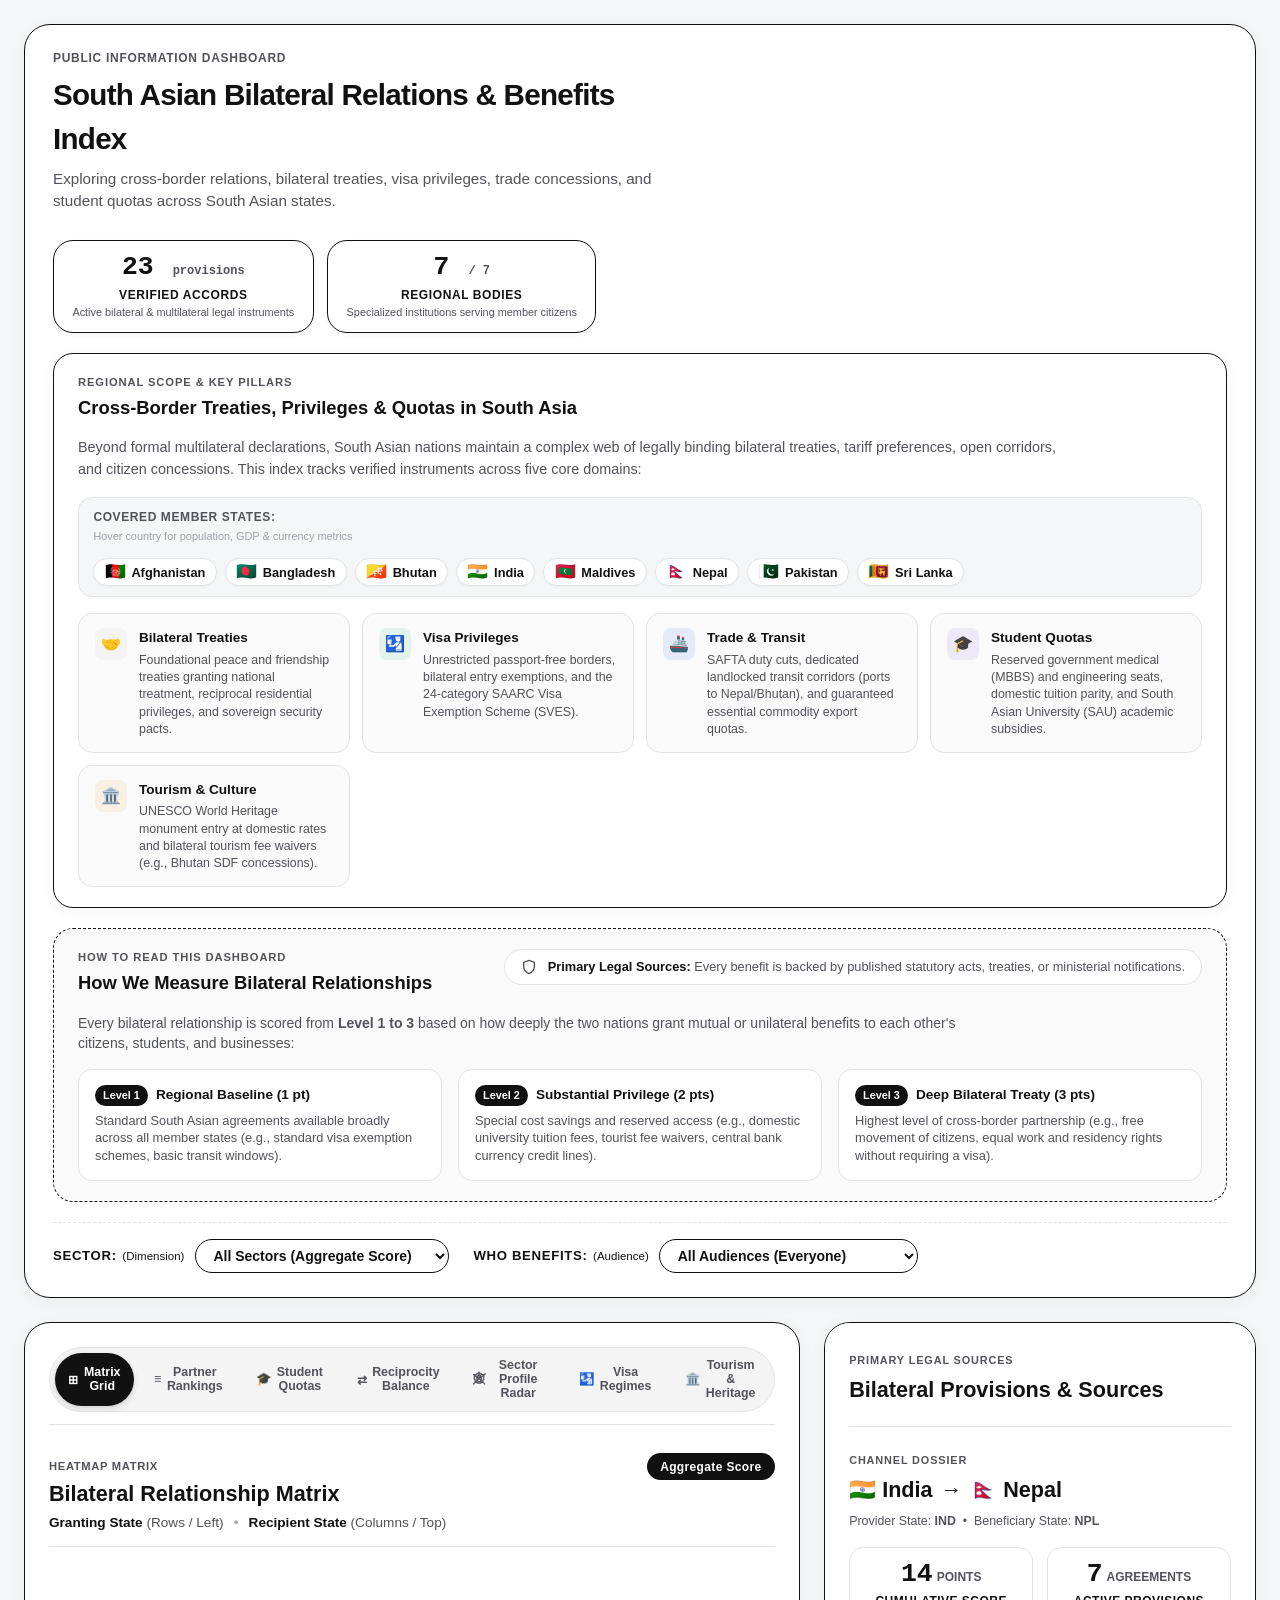
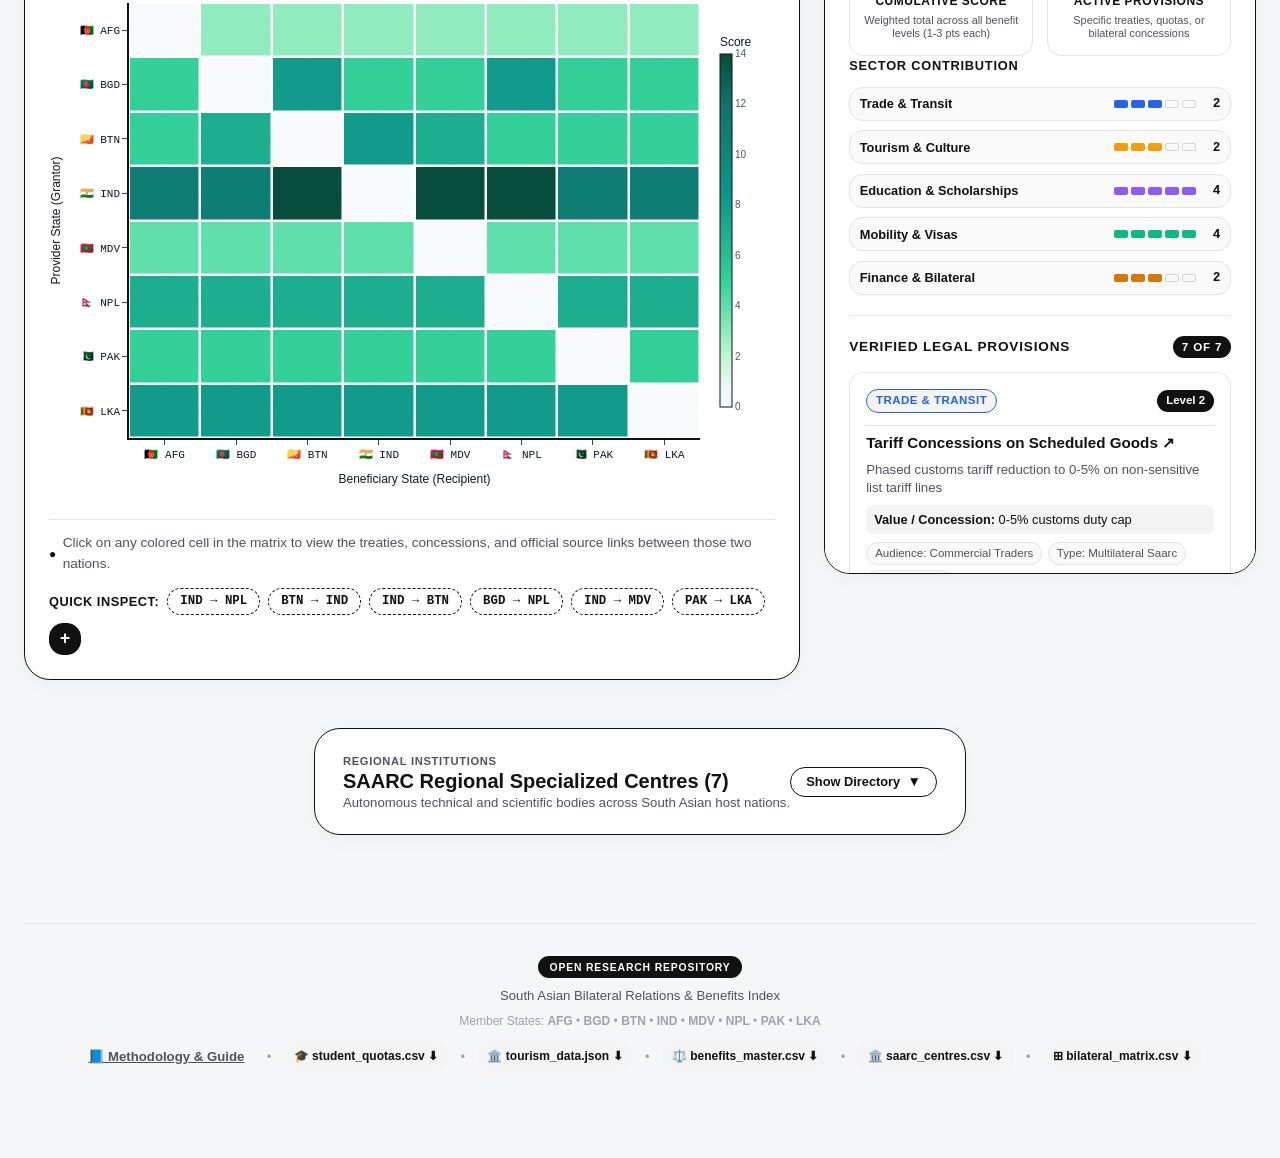
<file: index.html>
<!DOCTYPE html>
<html lang="en">
<head>
  <meta charset="UTF-8">
  <meta http-equiv="refresh" content="0; url=docs/">
  <script>window.location.replace("docs/");</script>
  <title>Redirecting to South Asian Bilateral Relations & Benefits Index...</title>
</head>
<body>
  <p>Redirecting to <a href="docs/">South Asian Bilateral Relations & Benefits Index</a>...</p>
</body>
</html>
</file>
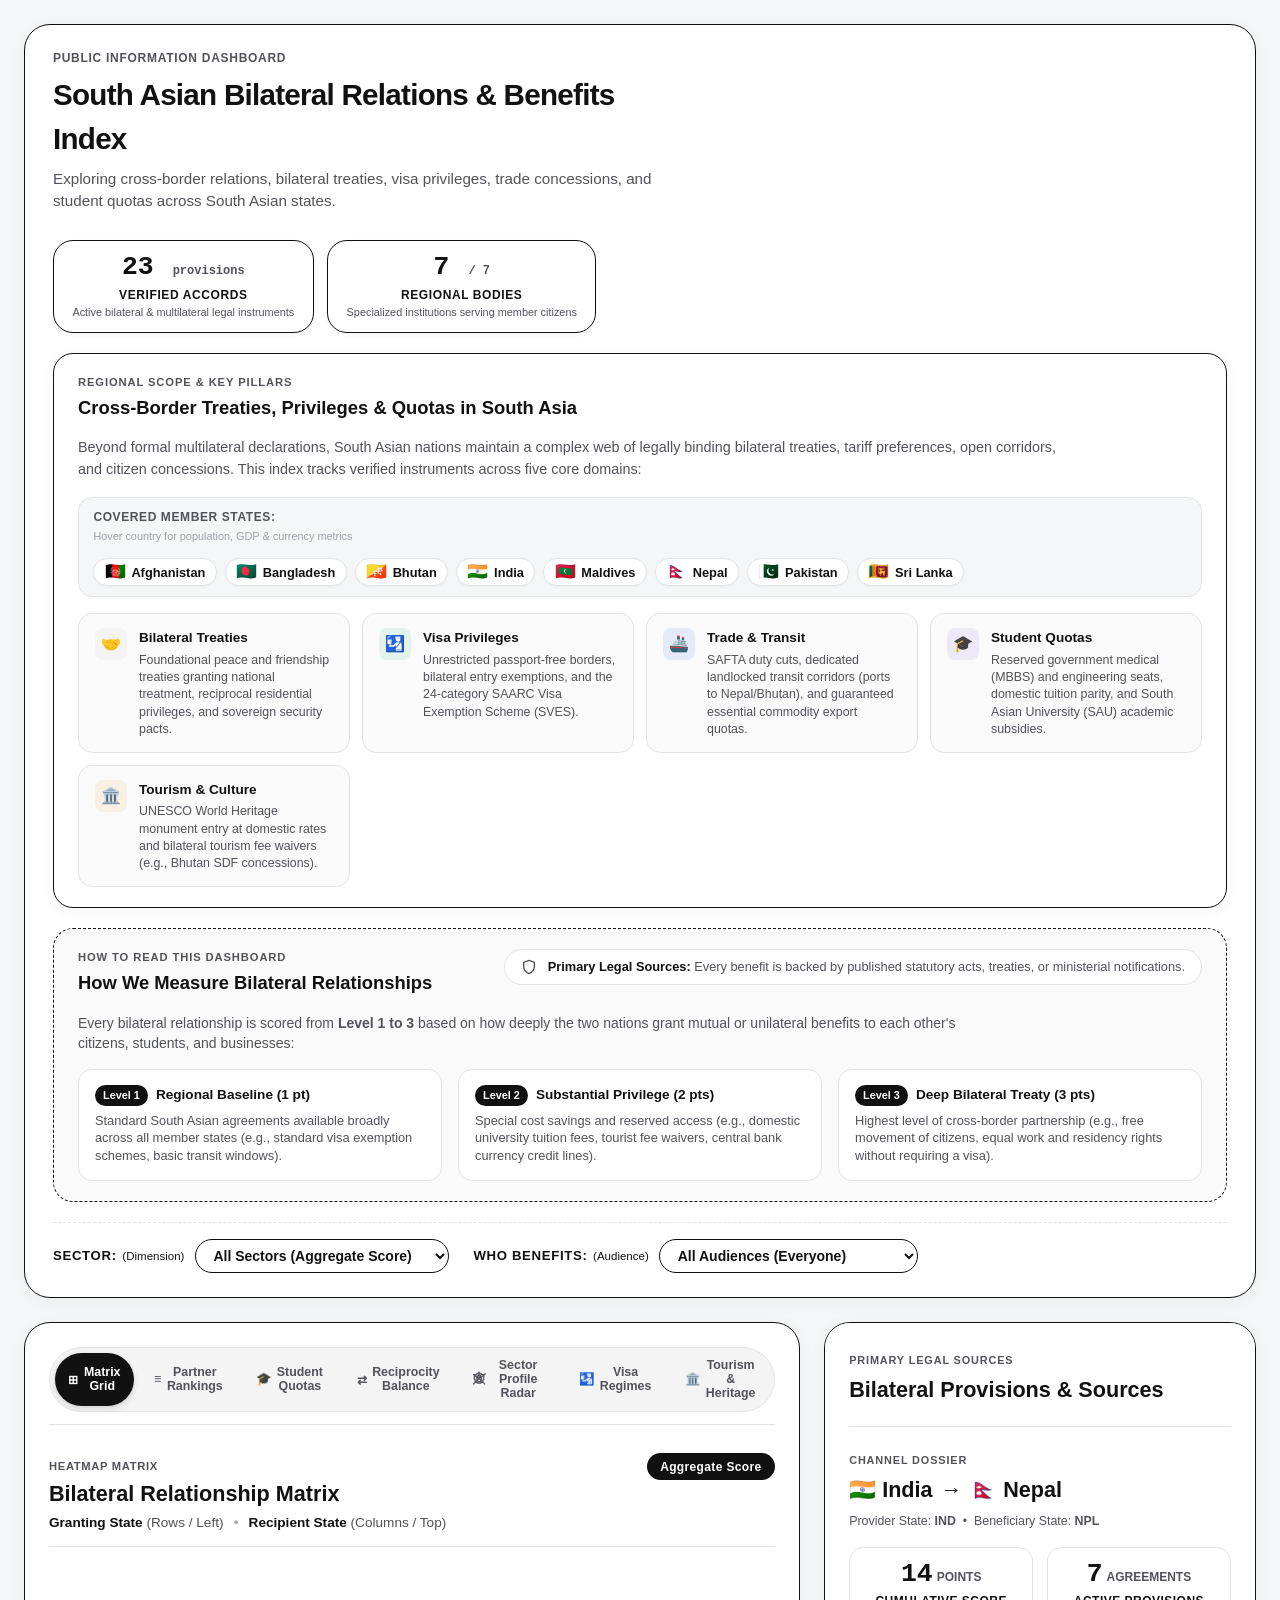
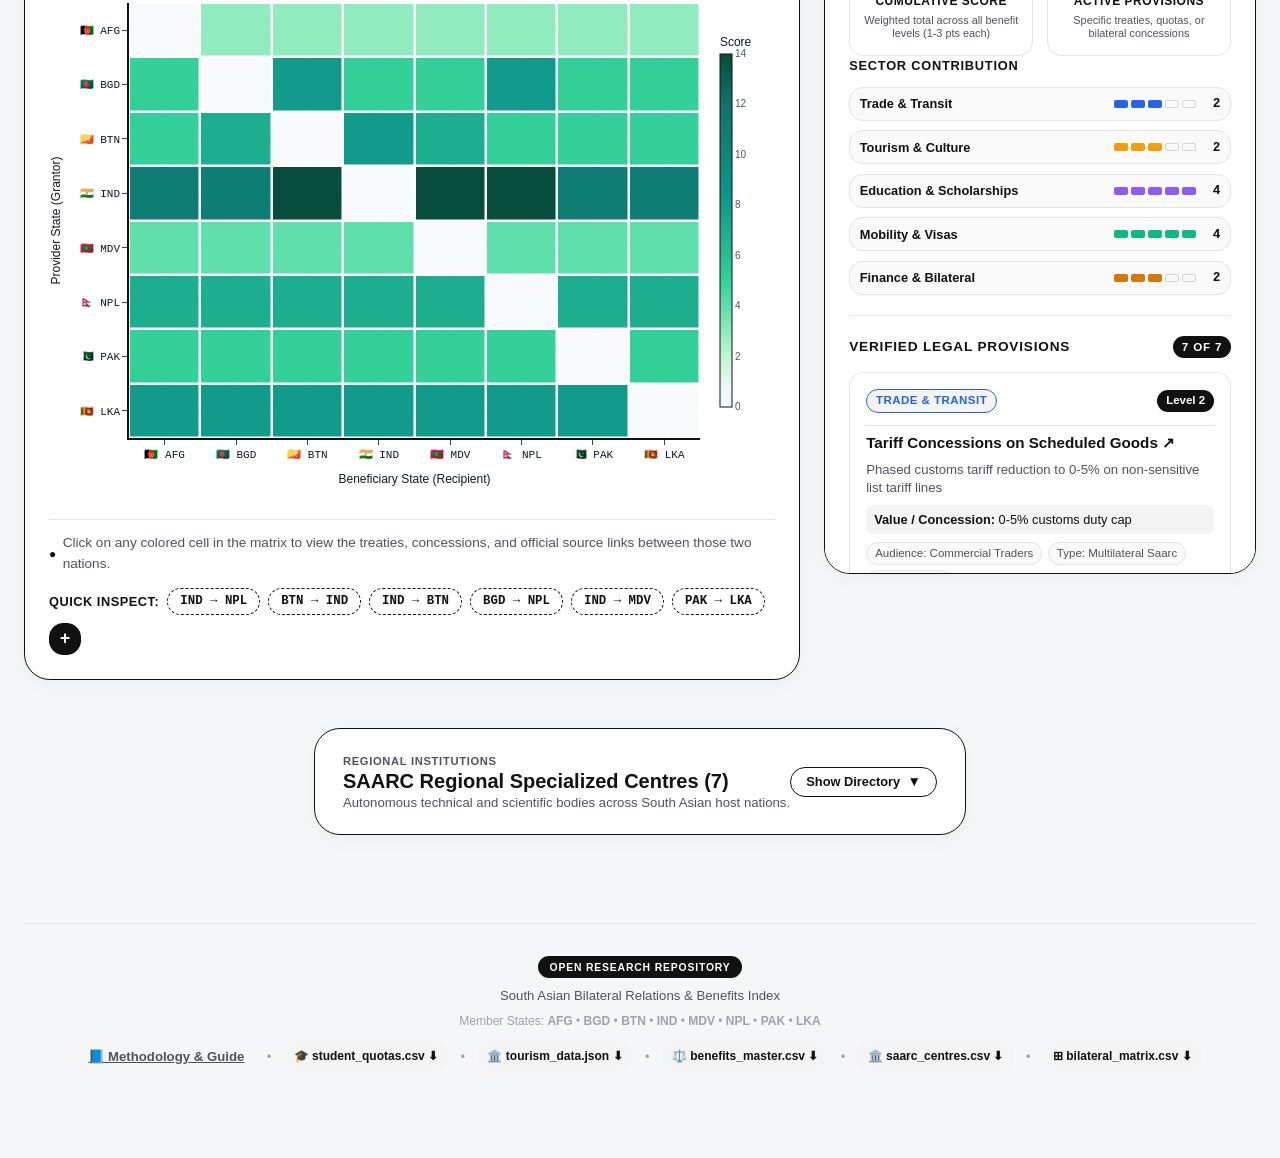
<file: docs/index.html>
<!DOCTYPE html>
<html lang="en">

<head>
  <meta charset="UTF-8">
  <meta name="viewport" content="width=device-width, initial-scale=1.0">
  <title>South Asian Bilateral Relations & Concessions Explorer</title>
  <meta name="description"
    content="An open public guide exploring bilateral relations, treaties, and privileges among South Asian nations.">
  <link rel="stylesheet" href="style.css">
  <script src="https://cdn.plot.ly/plotly-2.35.2.min.js"></script>
</head>

<body>
  <div class="app-layout">
    <!-- Header -->
    <header class="app-header">
      <div class="header-content">
        <div class="branding">
          <div class="brand-sub-badge">Public Information Dashboard</div>
          <h1 class="brand-title">South Asian Bilateral Relations & Benefits Index</h1>
          <p class="brand-subtitle">
            Exploring cross-border relations, bilateral treaties, visa privileges, trade concessions, and student quotas
            across South Asian states.
          </p>
        </div>

        <!-- Clean Metric Summary (Focusing on actionable totals with plain English explanations) -->
        <div class="header-stats">
          <div class="stat-ring-card">
            <div class="stat-value">
              <span id="stat-total-provisions">21</span>
              <span class="stat-sub-val">provisions</span>
            </div>
            <span class="stat-label">Verified Accords</span>
            <span class="stat-hint">Active bilateral & multilateral legal instruments</span>
          </div>

          <div class="stat-ring-card">
            <div class="stat-value">
              <span id="stat-regional-centres">7</span>
              <span class="stat-sub-val">centres</span>
            </div>
            <span class="stat-label">Regional Bodies</span>
            <span class="stat-hint">Specialized institutions serving member citizens</span>
          </div>
        </div>
      </div>

      <!-- Regional Scope & Overview -->
      <section class="scope-overview-card" aria-label="Regional Scope and Member States">
        <div class="scope-overview-header">
          <div>
            <div class="methodology-tag">REGIONAL SCOPE & KEY PILLARS</div>
            <h2 class="methodology-heading">Cross-Border Treaties, Privileges & Quotas in South Asia</h2>
          </div>
        </div>

        <p class="scope-overview-desc">
          Beyond formal multilateral declarations, South Asian nations maintain a complex web of legally binding
          bilateral treaties, tariff preferences, open corridors, and citizen concessions. This index tracks verified
          instruments across five core domains:
        </p>

        <!-- 8 Member Countries with Flags -->
        <div class="scope-countries-wrap">
          <div class="scope-countries-header-group">
            <span class="scope-countries-label">Covered Member States:</span>
            <span class="scope-countries-hint">Hover country for population, GDP & currency metrics</span>
          </div>
          <div class="scope-countries-list" id="scope-countries-list">
            <button class="scope-country-chip" type="button" data-country="AFG"
              aria-label="Afghanistan: view population, GDP, and currency exchange rate">
              <span class="chip-flag">🇦🇫</span>
              <span class="chip-name">Afghanistan</span>
            </button>
            <button class="scope-country-chip" type="button" data-country="BGD"
              aria-label="Bangladesh: view population, GDP, and currency exchange rate">
              <span class="chip-flag">🇧🇩</span>
              <span class="chip-name">Bangladesh</span>
            </button>
            <button class="scope-country-chip" type="button" data-country="BTN"
              aria-label="Bhutan: view population, GDP, and currency exchange rate">
              <span class="chip-flag">🇧🇹</span>
              <span class="chip-name">Bhutan</span>
            </button>
            <button class="scope-country-chip" type="button" data-country="IND"
              aria-label="India: view population, GDP, and currency exchange rate">
              <span class="chip-flag">🇮🇳</span>
              <span class="chip-name">India</span>
            </button>
            <button class="scope-country-chip" type="button" data-country="MDV"
              aria-label="Maldives: view population, GDP, and currency exchange rate">
              <span class="chip-flag">🇲🇻</span>
              <span class="chip-name">Maldives</span>
            </button>
            <button class="scope-country-chip" type="button" data-country="NPL"
              aria-label="Nepal: view population, GDP, and currency exchange rate">
              <span class="chip-flag">🇳🇵</span>
              <span class="chip-name">Nepal</span>
            </button>
            <button class="scope-country-chip" type="button" data-country="PAK"
              aria-label="Pakistan: view population, GDP, and currency exchange rate">
              <span class="chip-flag">🇵🇰</span>
              <span class="chip-name">Pakistan</span>
            </button>
            <button class="scope-country-chip" type="button" data-country="LKA"
              aria-label="Sri Lanka: view population, GDP, and currency exchange rate">
              <span class="chip-flag">🇱🇰</span>
              <span class="chip-name">Sri Lanka</span>
            </button>
          </div>
        </div>

        <!-- 5 Key Pillars Grid -->
        <div class="scope-pillars-grid">
          <div class="scope-pillar-card">
            <div class="pillar-icon-badge" style="color: var(--color-black); background-color: var(--color-gray-100);">
              🤝</div>
            <div class="pillar-content">
              <strong class="pillar-title">Bilateral Treaties</strong>
              <p class="pillar-desc">Foundational peace and friendship treaties granting national treatment, reciprocal
                residential privileges, and sovereign security pacts.</p>
            </div>
          </div>

          <div class="scope-pillar-card">
            <div class="pillar-icon-badge"
              style="color: var(--data-mobility); background-color: rgba(16, 185, 129, 0.1);">🛂</div>
            <div class="pillar-content">
              <strong class="pillar-title">Visa Privileges</strong>
              <p class="pillar-desc">Unrestricted passport-free borders, bilateral entry exemptions, and the 24-category
                SAARC Visa Exemption Scheme (SVES).</p>
            </div>
          </div>

          <div class="scope-pillar-card">
            <div class="pillar-icon-badge" style="color: var(--data-trade); background-color: rgba(37, 99, 235, 0.1);">
              🚢</div>
            <div class="pillar-content">
              <strong class="pillar-title">Trade & Transit</strong>
              <p class="pillar-desc">SAFTA duty cuts, dedicated landlocked transit corridors (ports to Nepal/Bhutan),
                and guaranteed essential commodity export quotas.</p>
            </div>
          </div>

          <div class="scope-pillar-card">
            <div class="pillar-icon-badge"
              style="color: var(--data-education); background-color: rgba(139, 92, 246, 0.1);">🎓</div>
            <div class="pillar-content">
              <strong class="pillar-title">Student Quotas</strong>
              <p class="pillar-desc">Reserved government medical (MBBS) and engineering seats, domestic tuition parity,
                and South Asian University (SAU) academic subsidies.</p>
            </div>
          </div>

          <div class="scope-pillar-card">
            <div class="pillar-icon-badge"
              style="color: var(--data-tourism); background-color: rgba(245, 158, 11, 0.1);">🏛️</div>
            <div class="pillar-content">
              <strong class="pillar-title">Tourism & Culture</strong>
              <p class="pillar-desc">UNESCO World Heritage monument entry at domestic rates and bilateral tourism fee
                waivers (e.g., Bhutan SDF concessions).</p>
            </div>
          </div>
        </div>
      </section>

      <!-- Prominent Top Methodology & Scoring Guide (Directly Visible at Top) -->
      <section class="top-methodology-card" id="top-methodology-guide" aria-label="How Scoring Works">
        <div class="top-methodology-header">
          <div>
            <div class="methodology-tag">HOW TO READ THIS DASHBOARD</div>
            <h2 class="methodology-heading">How We Measure Bilateral Relationships</h2>
          </div>
          <div class="top-sources-note">
            <svg width="16" height="16" viewBox="0 0 24 24" fill="none" stroke="currentColor" stroke-width="2"
              stroke-linecap="round" stroke-linejoin="round">
              <path d="M12 22s8-4 8-10V5l-8-3-8 3v7c0 6 8 10 8 10z"></path>
            </svg>
            <span><strong>Primary Legal Sources:</strong> Every benefit is backed by published statutory acts, treaties,
              or ministerial notifications.</span>
          </div>
        </div>

        <p class="methodology-summary-text">
          Every bilateral relationship is scored from <strong>Level 1 to 3</strong> based on how deeply the two nations
          grant mutual or unilateral benefits to each other's citizens, students, and businesses:
        </p>

        <div class="top-levels-grid">
          <div class="top-level-item">
            <div class="top-level-top">
              <span class="level-badge-clean">Level 1</span>
              <span class="top-level-name">Regional Baseline (1 pt)</span>
            </div>
            <p class="top-level-desc">
              Standard South Asian agreements available broadly across all member states (e.g., standard visa exemption
              schemes, basic transit windows).
            </p>
          </div>

          <div class="top-level-item">
            <div class="top-level-top">
              <span class="level-badge-clean">Level 2</span>
              <span class="top-level-name">Substantial Privilege (2 pts)</span>
            </div>
            <p class="top-level-desc">
              Special cost savings and reserved access (e.g., domestic university tuition fees, tourist fee waivers,
              central bank currency credit lines).
            </p>
          </div>

          <div class="top-level-item">
            <div class="top-level-top">
              <span class="level-badge-clean">Level 3</span>
              <span class="top-level-name">Deep Bilateral Treaty (3 pts)</span>
            </div>
            <p class="top-level-desc">
              Highest level of cross-border partnership (e.g., free movement of citizens, equal work and residency
              rights without requiring a visa).
            </p>
          </div>
        </div>
      </section>

      <!-- Interactive Controls Toolbar -->
      <div class="toolbar">
        <div class="filter-group">
          <label for="category-select">Sector: <span class="filter-sublabel">(Dimension)</span></label>
          <select id="category-select">
            <option value="total">All Sectors (Aggregate Score)</option>
            <option value="trade">Trade & Transit</option>
            <option value="tourism_culture">Tourism & Culture</option>
            <option value="education">Education & Scholarships</option>
            <option value="mobility_visa">Mobility & Visas</option>
            <option value="finance_bilateral">Finance & Bilateral</option>
          </select>
        </div>

        <div class="filter-group">
          <label for="persona-select">Who Benefits: <span class="filter-sublabel">(Audience)</span></label>
          <select id="persona-select">
            <option value="all">All Audiences (Everyone)</option>
            <option value="general_public">Travelers & General Public</option>
            <option value="students">Students & Researchers</option>
            <option value="commercial_traders">Traders & Shippers</option>
            <option value="diplomats_officials">Diplomats & Officials</option>
            <option value="governments">Governments & Central Banks</option>
          </select>
        </div>
      </div>
    </header>

    <!-- Main Content: Heatmap & Side-by-Side Provision Dossier -->
    <main class="main-content" id="matrix-section">
      <!-- Left Column: Bilateral Matrix & Multi-View Explorer -->
      <section class="matrix-section">
        <div class="surface-card heatmap-card">
          <!-- View Switcher Tabs -->
          <div class="view-tabs-bar">
            <div class="view-tabs" role="tablist" aria-label="Visual representation">
              <button class="view-tab-btn active" data-view="matrix" role="tab" aria-selected="true">
                <span>⊞</span> Matrix Grid
              </button>
              <button class="view-tab-btn" data-view="rankings" role="tab" aria-selected="false">
                <span>≡</span> Partner Rankings
              </button>
              <button class="view-tab-btn" data-view="quotas" role="tab" aria-selected="false">
                <span>🎓</span> Student Quotas
              </button>
              <button class="view-tab-btn" data-view="reciprocity" role="tab" aria-selected="false">
                <span>⇄</span> Reciprocity Balance
              </button>
              <button class="view-tab-btn" data-view="radar" role="tab" aria-selected="false">
                <span>🕸</span> Sector Profile Radar
              </button>
              <button class="view-tab-btn" data-view="visas" role="tab" aria-selected="false">
                <span>🛂</span> Visa Regimes
              </button>
              <button class="view-tab-btn" data-view="tourism" role="tab" aria-selected="false">
                <span>🏛️</span> Tourism & Heritage
              </button>
            </div>

            <!-- Focus Country Dropdown (Active in Partner Rankings / Reciprocity / Radar views) -->
            <div class="view-focus-controls" id="view-focus-controls" style="display: none;">
              <label for="focus-country-select" class="focus-country-label">Focus State:</label>
              <select id="focus-country-select" class="focus-country-select">
                <option value="IND">🇮🇳 India (IND)</option>
                <option value="NPL">🇳🇵 Nepal (NPL)</option>
                <option value="BTN">🇧🇹 Bhutan (BTN)</option>
                <option value="BGD">🇧🇩 Bangladesh (BGD)</option>
                <option value="LKA">🇱🇰 Sri Lanka (LKA)</option>
                <option value="MDV">🇲🇻 Maldives (MDV)</option>
                <option value="PAK">🇵🇰 Pakistan (PAK)</option>
                <option value="AFG">🇦🇫 Afghanistan (AFG)</option>
              </select>
            </div>

            <!-- Student Quota Controls (Active in Quotas View) -->
            <div class="view-quota-controls" id="view-quota-controls" style="display: none;">
              <div class="quota-subview-toggle" role="group" aria-label="Student Quota Graph Mode">
                <button class="quota-toggle-btn active" data-subview="flow" type="button" title="Sankey Flow Diagram">
                  <span>🌊</span> Seat Flow
                </button>
                <button class="quota-toggle-btn" data-subview="capacity" type="button" title="Stacked Bar Allocations">
                  <span>📊</span> Quota Capacity
                </button>
              </div>

              <div class="quota-filter-group">
                <label for="quota-discipline-select" class="quota-filter-label">Field:</label>
                <select id="quota-discipline-select" class="quota-filter-select">
                  <option value="all">All Fields</option>
                  <option value="Medicine & Health">🩺 Medicine & Health</option>
                  <option value="Engineering & Tech">⚙️ Engineering & Tech</option>
                  <option value="Postgraduate & Research">🎓 Postgraduate (SAU/ICCR)</option>
                  <option value="Forestry & Environment">🌲 Forestry & Climate (SAF)</option>
                </select>
              </div>

              <div class="quota-filter-group" id="quota-group-by-container" style="display: none;">
                <label for="quota-group-by-select" class="quota-filter-label">Group:</label>
                <select id="quota-group-by-select" class="quota-filter-select">
                  <option value="provider">By Host Country</option>
                  <option value="beneficiary">By Recipient Country</option>
                </select>
              </div>
            </div>

            <!-- Visa Regimes Controls (Active in Visa Regimes View) -->
            <div class="view-visa-controls" id="view-visa-controls" style="display: none;">
              <div class="visa-subview-toggle" role="group" aria-label="Visa Visualization Mode">
                <button class="visa-toggle-btn active" data-subview="matrix" type="button"
                  title="8x8 Origin vs Destination Grid">
                  <span>⊞</span> Regime Matrix
                </button>
                <button class="visa-toggle-btn" data-subview="passport" type="button" title="Passport Freedom Explorer">
                  <span>📘</span> Passport Explorer
                </button>
                <button class="visa-toggle-btn" data-subview="sves" type="button"
                  title="SVES Protocol vs Ordinary Citizens">
                  <span>🎖️</span> SVES Protocol
                </button>
              </div>

              <div class="visa-filter-group" id="visa-passport-select-cont" style="display: none;">
                <label for="visa-passport-select" class="visa-filter-label">Passport:</label>
                <select id="visa-passport-select" class="visa-filter-select">
                  <option value="IND">🇮🇳 India (IND)</option>
                  <option value="BGD">🇧🇩 Bangladesh (BGD)</option>
                  <option value="PAK">🇵🇰 Pakistan (PAK)</option>
                  <option value="LKA">🇱🇰 Sri Lanka (LKA)</option>
                  <option value="NPL">🇳🇵 Nepal (NPL)</option>
                  <option value="BTN">🇧🇹 Bhutan (BTN)</option>
                  <option value="MDV">🇲🇻 Maldives (MDV)</option>
                  <option value="AFG">🇦🇫 Afghanistan (AFG)</option>
                </select>
              </div>

              <div class="visa-filter-group" id="visa-tier-filter-cont">
                <label for="visa-tier-filter" class="visa-filter-label">Friction Tier:</label>
                <select id="visa-tier-filter" class="visa-filter-select">
                  <option value="all">All Tiers (56 corridors)</option>
                  <option value="freedom_of_movement">🟢 Freedom of Movement</option>
                  <option value="visa_free_voa">🟢 Visa-Free / VoA</option>
                  <option value="concessionary_eta">🟡 Concessionary ETA</option>
                  <option value="consular_visa">🟠 Consular Visa</option>
                  <option value="restricted_prior_approval">🔴 Restricted / Security</option>
                </select>
              </div>
            </div>

            <!-- Tourism & Heritage Controls (Active in Tourism View) -->
            <div class="view-tourism-controls" id="view-tourism-controls" style="display: none;">
              <div class="tourism-subview-toggle" role="group" aria-label="Tourism Visualization Mode">
                <button class="tourism-toggle-btn active" data-subview="monuments" type="button"
                  title="UNESCO Monument Entry Fees">
                  <span>🏛️</span> Monument Parity
                </button>
                <button class="tourism-toggle-btn" data-subview="sdf" type="button" title="Bhutan SDF & Tourism Levies">
                  <span>🇧🇹</span> Bhutan SDF
                </button>
                <button class="tourism-toggle-btn" data-subview="circuit" type="button"
                  title="Cross-Border Heritage Circuits">
                  <span>🗺️</span> Heritage Circuits
                </button>
                <button class="tourism-toggle-btn" data-subview="matrix" type="button"
                  title="Heritage Reciprocity Matrix">
                  <span>⊞</span> Reciprocity Grid
                </button>
              </div>

              <div class="tourism-filter-group" id="tourism-country-filter-cont">
                <label for="tourism-country-select" class="tourism-filter-label">Host State:</label>
                <select id="tourism-country-select" class="tourism-filter-select">
                  <option value="all">All Host States (24 Monuments)</option>
                  <option value="IND">🇮🇳 India (ASI Sites - 100% Parity)</option>
                  <option value="LKA">🇱🇰 Sri Lanka (Cultural Triangle - 50% Concession)</option>
                  <option value="NPL">🇳🇵 Nepal (Kathmandu & Lumbini - 50–75% Concession)</option>
                  <option value="PAK">🇵🇰 Pakistan (Taxila & Lahore - 85% Concession)</option>
                  <option value="BGD">🇧🇩 Bangladesh (Archeology Sites - 80% Concession)</option>
                  <option value="BTN">🇧🇹 Bhutan (Dzongs & Heritage)</option>
                </select>
              </div>

              <div class="tourism-filter-group" id="tourism-circuit-filter-cont" style="display: none;">
                <label for="tourism-circuit-select" class="tourism-filter-label">Circuit Route:</label>
                <select id="tourism-circuit-select" class="tourism-filter-select">
                  <option value="buddhist_circuit">☸️ Pan-South Asian Buddhist Pilgrimage</option>
                  <option value="unesco_flagships">🏛️ Grand UNESCO Cultural Flagships</option>
                  <option value="himalayan_kingdoms">🏔️ Eastern Himalayas & Dragon Kingdom</option>
                </select>
              </div>
            </div>
          </div>

          <div class="card-header">
            <div>
              <div class="card-pill-tag" id="view-badge-type">INTERACTIVE VISUALIZATION</div>
              <h2 class="card-title" id="view-main-title">Bilateral Relationship Matrix</h2>
              <p class="card-caption" id="view-caption">
                <span class="axis-guide"><strong>Granting State</strong> (Rows / Left)</span>
                <span class="axis-divider">•</span>
                <span class="axis-guide"><strong>Recipient State</strong> (Columns / Top)</span>
              </p>
            </div>
            <div class="card-view-badge" id="current-view-badge">Aggregate Score</div>
          </div>

          <div id="matrix-heatmap" class="heatmap-plot"></div>

          <div class="matrix-footer">
            <div class="hint-text" id="view-hint-text">
              <span class="hint-bullet">●</span> Click on any colored cell in the matrix to view the treaties,
              concessions, and official source links between those two nations.
            </div>
            <div class="quick-chips">
              <span class="chip-label">Quick Inspect:</span>
              <button class="chip-btn" data-pair="IND-NPL">IND → NPL</button>
              <button class="chip-btn" data-pair="BTN-IND">BTN → IND</button>
              <button class="chip-btn" data-pair="IND-BTN">IND → BTN</button>
              <button class="chip-btn" data-pair="BGD-NPL">BGD → NPL</button>
              <button class="chip-btn" data-pair="IND-MDV">IND → MDV</button>
              <button class="chip-btn" data-pair="PAK-LKA">PAK → LKA</button>
              <button class="chip-btn chip-btn-plus" id="btn-cycle-pair" title="Cycle next bilateral pair">+</button>
            </div>
          </div>
        </div>
      </section>

      <!-- Right Column: Inspector Panel -->
      <aside class="inspector-section" id="inspector-section">
        <div class="surface-card inspector-card" id="inspector-card">
          <div class="inspector-header">
            <div class="inspector-top-badge">PRIMARY LEGAL SOURCES</div>
            <h3 class="card-title">Bilateral Provisions & Sources</h3>
          </div>
          <p id="placeholder-msg">Click any colored cell in the matrix or pick a quick pair below to view verified legal
            frameworks and primary source links.</p>
          <div id="provisions-container"></div>
        </div>
      </aside>
    </main>

    <!-- SAARC Regional Specialized Centres (Collapsible / Less Prominent Section) -->
    <section class="centres-section collapsed" id="centres-section">
      <button class="centres-header-toggle" id="btn-toggle-centres" aria-expanded="false"
        aria-controls="centres-expandable-content">
        <div>
          <div class="card-pill-tag">REGIONAL INSTITUTIONS</div>
          <h2 style="font-size: 1.25rem; font-weight: 800; color: var(--color-black); margin-bottom: 0.15rem;">
            SAARC Regional Specialized Centres (7)
          </h2>
          <p class="card-caption" style="font-size: 0.825rem; margin: 0;">
            Autonomous technical and scientific bodies across South Asian host nations.
          </p>
        </div>
        <div class="toggle-expand-btn">
          <span class="toggle-text">Show Directory</span>
          <span class="toggle-chevron">▼</span>
        </div>
      </button>

      <div class="centres-expandable-content" id="centres-expandable-content">
        <div id="centres-list" class="centres-list"></div>
      </div>
    </section>

    <!-- Detailed Methodology & About Modal -->
    <div class="modal-backdrop" id="about-modal" style="display: none;">
      <div class="modal-card">
        <div class="modal-header">
          <div class="modal-pill">METHODOLOGY & TAXONOMY</div>
          <button class="modal-close-btn" id="modal-close" aria-label="Close modal">&times;</button>
        </div>
        <div class="modal-body">
          <h3 class="modal-title">South Asian Bilateral Relations & Benefits Index</h3>
          <p class="modal-lead">
            This open research index tracks and quantifies preferential treatments, bilateral treaties, and reciprocal
            privileges exchanged among South Asian nations (Afghanistan, Bangladesh, Bhutan, India, Maldives, Nepal,
            Pakistan, and Sri Lanka).
          </p>

          <div class="modal-section">
            <h4 class="modal-subtitle">Benefit Level Weightings</h4>
            <div class="level-desc-box">
              <div class="level-pill-row">
                <span class="level-badge-clean">Level 1</span>
                <strong>Regional Baseline (1 pt)</strong>
              </div>
              <p>Standard agreements, baseline visa schemes (SVES), or multilateral exemptions applicable broadly across
                members.</p>
            </div>
            <div class="level-desc-box">
              <div class="level-pill-row">
                <span class="level-badge-clean">Level 2</span>
                <strong>Substantial Concession (2 pts)</strong>
              </div>
              <p>Subsidized university tuition (e.g. SAU domestic rates), tourist levy exemptions (Bhutan SDF),
                bilateral currency swap windows, or port transshipment priorities.</p>
            </div>
            <div class="level-desc-box">
              <div class="level-pill-row">
                <span class="level-badge-clean">Level 3</span>
                <strong>Deep Bilateral Treaty (3 pts)</strong>
              </div>
              <p>Unrestricted freedom of movement, national work/residency treatment, or comprehensive free transit
                corridors (e.g. India-Nepal 1950, India-Bhutan 1949/2007).</p>
            </div>
          </div>

          <div class="modal-section" style="margin-top: 1rem;">
            <h4 class="modal-subtitle">Official Legal Sources & Verified Reference Index</h4>
            <p style="margin-bottom: 0.6rem;">Every concession, visa regime, quota, and tariff line in this index links
              directly to official primary sources published by statutory authorities and national ministries:</p>
            <div class="sources-directory-grid"
              style="display: grid; grid-template-columns: repeat(auto-fit, minmax(280px, 1fr)); gap: 0.75rem; font-size: 0.825rem; line-height: 1.45;">
              <div
                style="background: var(--color-gray-50); padding: 0.75rem; border-radius: 6px; border: 1px solid var(--color-gray-200);">
                <strong style="color: var(--color-black); display: block; margin-bottom: 0.3rem;">🤝 Bilateral &
                  Regional Treaties</strong>
                <ul style="margin: 0; padding-left: 1.1rem; color: var(--color-gray-700);">
                  <li><a href="https://www.wipo.int/wipolex/en/treaties/details/224" target="_blank"
                      rel="noopener noreferrer">SAFTA & Trade Agreements (Department of Commerce)</a></li>
                  <li><a href="https://www.mea.gov.in/bilateral-documents?dtl/6295/Treaty+of+Peace+and+Friendship"
                      target="_blank" rel="noopener noreferrer">Indo-Nepal Treaty of Peace & Friendship 1950</a></li>
                      href="https://www.mea.gov.in/treatydetail?895" target="_blank"
                      rel="noopener noreferrer">India-Bhutan Friendship Treaty (2007)</a></li>
                  <li><a
                      href="https://www.mea.gov.in/lok-sabha?dtl/11910/Q_1137_Liberalising_Visas_to_Neighbouring_Countries"
                      target="_blank" rel="noopener noreferrer">SAARC Visa Exemption Scheme (SVES) Directives</a></li>
                </ul>
              </div>

              <div
                style="background: var(--color-gray-50); padding: 0.75rem; border-radius: 6px; border: 1px solid var(--color-gray-200);">
                <strong style="color: var(--color-black); display: block; margin-bottom: 0.3rem;">🚢 Trade, Transit &
                  Financial Liquidity</strong>
                <ul style="margin: 0; padding-left: 1.1rem; color: var(--color-gray-700);">
                  <li><a
                      href="https://content.dgft.gov.in/Website/dgftprod/ee62a9f9-1bf2-4e5a-b651-f7bb78ce00b5/Notification%2001%20dt%2001-04-2026.pdf"
                      target="_blank" rel="noopener noreferrer">DGFT India–Maldives Essential Commodities Quota</a></li>
                  <li><a href="https://www.rbi.org.in/scripts/BS_PressReleaseDisplay.aspx?prid=58170" target="_blank"
                      rel="noopener noreferrer">RBI SAARC Currency Swap Framework 2024–2027</a></li>
                  <li><a href="https://www.slpa.lk/port-colombo/colombo" target="_blank" rel="noopener noreferrer">Sri
                      Lanka Ports Authority
                      (SLPA) Transshipment</a></li>
                  <li><a href="https://bd.nepalembassy.gov.np/pages/transit-and-connectivity-23/" target="_blank"
                      rel="noopener noreferrer">National Board of Revenue
                      (NBR) Bangladesh Corridors</a></li>
                </ul>
              </div>

              <div
                style="background: var(--color-gray-50); padding: 0.75rem; border-radius: 6px; border: 1px solid var(--color-gray-200);">
                <strong style="color: var(--color-black); display: block; margin-bottom: 0.3rem;">🎓 Higher Education &
                  Student Quotas</strong>
                <ul style="margin: 0; padding-left: 1.1rem; color: var(--color-gray-700);">
                  <li><a href="https://bdhcdelhi.org/time.html/AFMC_extension.pdf" target="_blank"
                      rel="noopener noreferrer">DGHS Bangladesh Foreign
                      MBBS/BDS Admissions</a></li>
                  <li><a href="https://entrance.mec.gov.np" target="_blank" rel="noopener noreferrer">Nepal Medical
                      Education Commission (MECEE Quota Portal)</a></li>
                  <li><a href="https://www.ead.gov.pk/Detail/NDczNzA5ZGUtMTc2Zi00ZjVlLWI5OWUtNWZiMTlmMmFhZWRi"
                      target="_blank" rel="noopener noreferrer">Pakistan EAD Technical Assistance Programme (PTAP)</a>
                  </li>
                  <li><a href="https://admissions.sau.int/fee-details/" target="_blank" rel="noopener noreferrer">South
                      Asian University (SAU
                      Statutory Quotas)</a></li>
                  <li><a href="https://a2ascholarships.iccr.gov.in/" target="_blank" rel="noopener noreferrer">Indian
                      Council for
                      Cultural Relations (ICCR Schemes)</a></li>
                  <li><a href="https://www.cnr.edu.bt/?p=6362" target="_blank" rel="noopener noreferrer">College of
                      Natural Resources Bhutan (SAF Scholarships)</a></li>
                </ul>
              </div>

              <div
                style="background: var(--color-gray-50); padding: 0.75rem; border-radius: 6px; border: 1px solid var(--color-gray-200);">
                <strong style="color: var(--color-black); display: block; margin-bottom: 0.3rem;">🏛️ Tourism, Heritage
                  & Immigration Portals</strong>
                <ul style="margin: 0; padding-left: 1.1rem; color: var(--color-gray-700);">
                  <li><a href="https://www.tajmahal.gov.in/ticketing.aspx" target="_blank"
                      rel="noopener noreferrer">Archaeological Survey of India (ASI Ticketed Monuments)</a></li>
                  <li><a href="https://eservices.ccf.gov.lk/eticketing/" target="_blank"
                      rel="noopener noreferrer">Central Cultural Fund Sri Lanka (e-Ticketing Concessions)</a></li>
                  <li><a href="https://ntb.gov.np/plan-your-trip/before-you-come/heritage-site-entry-fees"
                      target="_blank" rel="noopener noreferrer">Nepal Tourism Board (Kathmandu Valley Heritage Fees)</a>
                  </li>
                  <li><a href="https://bhutan.travel/visa" target="_blank" rel="noopener noreferrer">Bhutan Department
                      of Tourism (SDF & Visa Policies)</a></li>
                  <li><a href="https://immi.gov.bt/" target="_blank" rel="noopener noreferrer">Department of Immigration
                      Bhutan (Entry Permits)</a></li>
                  <li><a href="https://www.immigration.gov.mv/visa/tourist-visa" target="_blank"
                      rel="noopener noreferrer">Maldives
                      Immigration (30-Day Free VoA Portal)</a></li>
                  <li><a href="https://www.eta.gov.lk/slvisa/" target="_blank" rel="noopener noreferrer">Sri Lanka
                      Electronic Travel Authorization (ETA Portal)</a></li>
                  <li><a href="https://bdhcdelhi.org/time.html" target="_blank" rel="noopener noreferrer">Bangladesh
                      High
                      Commission New Delhi</a></li>
                </ul>
              </div>
            </div>
          </div>

          <div class="modal-section" style="margin-top: 1rem;">
            <h4 class="modal-subtitle">Open Datasets (Direct CSV Downloads)</h4>
            <p style="margin-bottom: 0.6rem;">All data is openly published with statutory legal framework citations and
              source links:</p>
            <div style="display: flex; gap: 0.5rem; flex-wrap: wrap;">
              <a href="data/student_quotas.csv" download class="dataset-download-pill">
                <span>🎓</span> student_quotas.csv (44 Quotas) ⬇
              </a>
              <a href="data/tourism_data.json" download class="dataset-download-pill">
                <span>🏛️</span> tourism_data.json (24 Monuments & Levies) ⬇
              </a>
              <a href="data/benefits_master.csv" download class="dataset-download-pill">
                <span>⚖️</span> benefits_master.csv (Master Accords) ⬇
              </a>
              <a href="data/saarc_centres.csv" download class="dataset-download-pill">
                <span>🏛️</span> saarc_centres.csv (7 Centres) ⬇
              </a>
              <a href="data/bilateral_matrix.csv" download class="dataset-download-pill">
                <span>⊞</span> bilateral_matrix.csv (8×8 Grid) ⬇
              </a>
            </div>
          </div>
        </div>
      </div>
    </div>

    <!-- Footer -->
    <footer class="app-footer">
      <div class="footer-inner">
        <div class="footer-badge">OPEN RESEARCH REPOSITORY</div>
        <p>South Asian Bilateral Relations & Benefits Index</p>
        <p class="footer-sub">Member States:
          <span class="footer-country-pill" data-country="AFG" title="Afghanistan">AFG</span> •
          <span class="footer-country-pill" data-country="BGD" title="Bangladesh">BGD</span> •
          <span class="footer-country-pill" data-country="BTN" title="Bhutan">BTN</span> •
          <span class="footer-country-pill" data-country="IND" title="India">IND</span> •
          <span class="footer-country-pill" data-country="MDV" title="Maldives">MDV</span> •
          <span class="footer-country-pill" data-country="NPL" title="Nepal">NPL</span> •
          <span class="footer-country-pill" data-country="PAK" title="Pakistan">PAK</span> •
          <span class="footer-country-pill" data-country="LKA" title="Sri Lanka">LKA</span>
        </p>
        <div class="footer-downloads">
          <button id="btn-open-methodology" class="footer-data-link" type="button"
            style="background:none;border:none;cursor:pointer;font-family:inherit;font-size:inherit;color:inherit;text-decoration:underline;">📘
            Methodology & Guide</button>
          <span style="color: var(--color-gray-400);">•</span>
          <a href="data/student_quotas.csv" download class="footer-data-link">🎓 student_quotas.csv ⬇</a>
          <span style="color: var(--color-gray-400);">•</span>
          <a href="data/tourism_data.json" download class="footer-data-link">🏛️ tourism_data.json ⬇</a>
          <span style="color: var(--color-gray-400);">•</span>
          <a href="data/benefits_master.csv" download class="footer-data-link">⚖️ benefits_master.csv ⬇</a>
          <span style="color: var(--color-gray-400);">•</span>
          <a href="data/saarc_centres.csv" download class="footer-data-link">🏛️ saarc_centres.csv ⬇</a>
          <span style="color: var(--color-gray-400);">•</span>
          <a href="data/bilateral_matrix.csv" download class="footer-data-link">⊞ bilateral_matrix.csv ⬇</a>
        </div>
      </div>
    </footer>
  </div>

  <script src="app.js"></script>
</body>

</html>
</file>
<file: docs/style.css>
/* ==========================================================================
   SAARC Benefits Index - Minimalist Monochrome & Line-Art Design System
   Inspired by Minimalist Scandinavian & Japanese Line-Art UI Mockups
   ========================================================================== */

:root {
  /* Surfaces & Canvas */
  --color-canvas: #f5f6f8;
  --color-card: #ffffff;
  --color-card-subtle: #fafafa;
  --color-hover: #f3f4f6;

  /* Monochrome Scale */
  --color-black: #111111;
  --color-carbon: #18181b;
  --color-dark: #27272a;
  --color-gray-600: #52525b;
  --color-gray-400: #a1a1aa;
  --color-gray-200: #e4e4e7;
  --color-gray-100: #f4f4f5;
  --color-gray-50: #fafafa;
  --color-white: #ffffff;

  /* High-Readability Data & Graph Accents */
  --data-trade: #2563eb;
  /* Royal Blue */
  --data-tourism: #f59e0b;
  /* Warm Amber */
  --data-education: #8b5cf6;
  /* Soft Violet */
  --data-mobility: #10b981;
  /* Emerald */
  --data-finance: #d97706;
  /* Deep Ochre */
  --data-heatmap-peak: #064e3b;
  /* Deep Forest Teal */

  /* Typography */
  --font-sans: -apple-system, BlinkMacSystemFont, "Segoe UI", Roboto, "Helvetica Neue", Arial, sans-serif;
  --font-mono: ui-monospace, SFMono-Regular, Menlo, Monaco, Consolas, monospace;

  /* Borders & Radius */
  --border-solid: 1.5px solid var(--color-black);
  --border-subtle: 1px solid var(--color-gray-200);
  --border-dashed: 1.5px dashed var(--color-gray-400);
  --border-dashed-dark: 1.5px dashed var(--color-black);
  --radius-sm: 8px;
  --radius-md: 14px;
  --radius-lg: 20px;
  --radius-xl: 26px;
  --radius-pill: 9999px;

  /* Shadows */
  --shadow-subtle: 0 4px 20px -2px rgba(0, 0, 0, 0.05);
  --shadow-floating: 0 10px 30px -4px rgba(0, 0, 0, 0.12);
  --transition: all 0.2s cubic-bezier(0.4, 0, 0.2, 1);
}

/* Base Reset */
*,
*::before,
*::after {
  box-sizing: border-box;
  margin: 0;
  padding: 0;
}

html,
body {
  overflow-x: hidden;
  max-width: 100vw;
}

body {
  font-family: var(--font-sans);
  background-color: var(--color-canvas);
  color: var(--color-black);
  min-height: 100vh;
  line-height: 1.5;
  -webkit-font-smoothing: antialiased;
  padding-bottom: 5rem;
  /* Room for bottom dock */
  padding-bottom: 2rem;
}

/* Layout Wrapper */
.app-layout {
  max-width: 1400px;
  margin: 0 auto;
  padding: 1.5rem;
  display: flex;
  flex-direction: column;
  gap: 1.5rem;
}

/* Header Section */
.app-header {
  display: flex;
  flex-direction: column;
  gap: 1.25rem;
  padding: 1.5rem 1.75rem;
  background-color: var(--color-card);
  border: var(--border-solid);
  border-radius: var(--radius-xl);
  box-shadow: var(--shadow-subtle);
}

.top-nav-bar {
  display: flex;
  align-items: center;
  justify-content: space-between;
  padding-bottom: 0.85rem;
  border-bottom: var(--border-subtle);
}

.top-center-pill {
  background-color: var(--color-black);
  color: var(--color-white);
  padding: 0.4rem 1.5rem;
  border-radius: var(--radius-pill);
  font-size: 0.78rem;
  font-weight: 700;
  letter-spacing: 0.08em;
  text-transform: uppercase;
}

.icon-btn {
  background-color: var(--color-white);
  border: 1.5px solid var(--color-black);
  color: var(--color-black);
  border-radius: 50%;
  width: 38px;
  height: 38px;
  display: flex;
  align-items: center;
  justify-content: center;
  cursor: pointer;
  transition: var(--transition);
}

.icon-btn:hover {
  background-color: var(--color-black);
  color: var(--color-white);
}

.header-content {
  display: flex;
  justify-content: space-between;
  align-items: center;
  gap: 1.75rem;
  flex-wrap: wrap;
}

.branding {
  max-width: 640px;
}

.brand-sub-badge {
  font-size: 0.75rem;
  font-weight: 700;
  text-transform: uppercase;
  letter-spacing: 0.06em;
  color: var(--color-gray-600);
  margin-bottom: 0.35rem;
}

.brand-title {
  font-size: 1.85rem;
  font-weight: 800;
  letter-spacing: -0.025em;
  color: var(--color-black);
  margin-bottom: 0.4rem;
}

.brand-subtitle {
  font-size: 0.95rem;
  color: var(--color-gray-600);
  line-height: 1.45;
}

/* Brief Scope & Regional Overview Card */
.scope-overview-card {
  background-color: var(--color-white);
  border: 1.5px solid var(--color-black);
  border-radius: var(--radius-lg);
  padding: 1.25rem 1.5rem;
  display: flex;
  flex-direction: column;
  gap: 1rem;
  box-shadow: var(--shadow-subtle);
}

.scope-overview-header {
  display: flex;
  justify-content: space-between;
  align-items: flex-start;
  flex-wrap: wrap;
  gap: 0.5rem;
}

.scope-overview-desc {
  font-size: 0.9rem;
  color: var(--color-gray-600);
  line-height: 1.5;
  max-width: 980px;
}

.scope-countries-wrap {
  display: flex;
  align-items: center;
  gap: 0.85rem;
  flex-wrap: wrap;
  padding: 0.65rem 0.9rem;
  background-color: var(--color-canvas);
  border: 1px solid var(--color-gray-200);
  border-radius: var(--radius-md);
}

.scope-countries-header-group {
  display: flex;
  flex-direction: column;
  gap: 0.15rem;
}

.scope-countries-label {
  font-size: 0.75rem;
  font-weight: 700;
  text-transform: uppercase;
  letter-spacing: 0.05em;
  color: var(--color-gray-600);
  white-space: nowrap;
}

.scope-countries-hint {
  font-size: 0.68rem;
  font-weight: 500;
  color: var(--color-gray-400);
  white-space: nowrap;
}

.scope-countries-list {
  display: flex;
  flex-wrap: wrap;
  align-items: center;
  gap: 0.5rem;
}

.scope-country-chip {
  display: inline-flex;
  align-items: center;
  gap: 0.35rem;
  padding: 0.28rem 0.65rem;
  background-color: var(--color-white);
  border: 1px solid var(--color-gray-200);
  border-radius: var(--radius-pill);
  font-family: inherit;
  font-size: 0.8rem;
  font-weight: 600;
  color: var(--color-black);
  box-shadow: 0 1px 2px rgba(0, 0, 0, 0.04);
  cursor: pointer;
  outline: none;
  text-decoration: none;
  user-select: none;
  transition: var(--transition);
}

.scope-country-chip:hover,
.scope-country-chip:focus-visible,
.scope-country-chip.active-popover {
  border-color: var(--color-black);
  background-color: var(--color-hover);
  transform: translateY(-1.5px);
  box-shadow: 0 4px 12px rgba(0, 0, 0, 0.09);
}

.scope-country-chip:focus-visible {
  outline: 2px solid var(--color-black);
  outline-offset: 2px;
}

.chip-flag {
  font-size: 1.05rem;
  line-height: 1;
}

.chip-name {
  white-space: nowrap;
}

/* ==========================================================================
   Country Metrics Hover Popover
   ========================================================================== */

.country-hover-popover {
  position: fixed;
  z-index: 950;
  width: 390px;
  max-width: calc(100vw - 20px);
  background: var(--color-card);
  border: 1.5px solid var(--color-black);
  border-radius: var(--radius-md);
  box-shadow: 0 16px 38px -6px rgba(0, 0, 0, 0.2), 0 3px 10px rgba(0, 0, 0, 0.06);
  opacity: 0;
  visibility: hidden;
  pointer-events: none;
  transform: translateY(6px) scale(0.98);
  transition: opacity 0.16s cubic-bezier(0.4, 0, 0.2, 1),
              transform 0.16s cubic-bezier(0.4, 0, 0.2, 1),
              visibility 0.16s;
}

.country-hover-popover.visible {
  opacity: 1;
  visibility: visible;
  pointer-events: auto;
  transform: translateY(0) scale(1);
}

.country-hover-popover-inner {
  padding: 1rem 1.05rem;
  display: flex;
  flex-direction: column;
  gap: 0.75rem;
}

/* Popover Arrow */
.popover-arrow {
  position: absolute;
  width: 12px;
  height: 12px;
  background-color: var(--color-card);
  border: 1.5px solid var(--color-black);
  transform: rotate(45deg);
  pointer-events: none;
}

.country-hover-popover.arrow-top .popover-arrow {
  top: -7px;
  border-bottom: none;
  border-right: none;
}

.country-hover-popover.arrow-bottom .popover-arrow {
  bottom: -7px;
  border-top: none;
  border-left: none;
}

/* Header */
.popover-header {
  display: flex;
  align-items: flex-start;
  gap: 0.7rem;
  padding-bottom: 0.65rem;
  border-bottom: 1px solid var(--color-gray-200);
}

.popover-flag-wrap {
  font-size: 2rem;
  line-height: 1;
  flex-shrink: 0;
  display: flex;
  align-items: center;
  justify-content: center;
  width: 42px;
  height: 42px;
  background-color: var(--color-canvas);
  border-radius: var(--radius-sm);
  border: 1px solid var(--color-gray-200);
}

.popover-title-wrap {
  flex: 1;
  min-width: 0;
}

.popover-top-line {
  display: flex;
  align-items: center;
  justify-content: space-between;
  gap: 0.4rem;
  margin-bottom: 0.15rem;
}

.popover-code-pill {
  font-family: var(--font-mono);
  font-size: 0.68rem;
  font-weight: 700;
  padding: 0.08rem 0.35rem;
  background-color: var(--color-black);
  color: var(--color-white);
  border-radius: 4px;
  letter-spacing: 0.05em;
}

.popover-saarc-badge {
  font-size: 0.65rem;
  font-weight: 600;
  color: var(--color-gray-600);
  background-color: var(--color-gray-100);
  padding: 0.1rem 0.45rem;
  border-radius: var(--radius-pill);
  border: 1px solid var(--color-gray-200);
  white-space: nowrap;
}

.popover-country-name {
  font-size: 1.15rem;
  font-weight: 800;
  line-height: 1.2;
  color: var(--color-black);
  letter-spacing: -0.015em;
}

.popover-official-meta {
  font-size: 0.72rem;
  color: var(--color-gray-600);
  margin-top: 0.1rem;
  white-space: nowrap;
  overflow: hidden;
  text-overflow: ellipsis;
}

/* Metrics 2x2 Grid */
.popover-metrics-grid {
  display: grid;
  grid-template-columns: 1fr 1fr;
  gap: 0.55rem;
}

.popover-metric-box {
  background-color: var(--color-canvas);
  border: 1px solid var(--color-gray-200);
  border-radius: var(--radius-sm);
  padding: 0.55rem 0.65rem;
  display: flex;
  flex-direction: column;
  gap: 0.2rem;
}

.popover-metric-label {
  display: flex;
  align-items: center;
  gap: 0.3rem;
  font-size: 0.65rem;
  font-weight: 700;
  text-transform: uppercase;
  letter-spacing: 0.04em;
  color: var(--color-gray-600);
}

.popover-metric-val {
  display: flex;
  align-items: baseline;
  justify-content: space-between;
  gap: 0.3rem;
  font-size: 0.96rem;
  font-weight: 800;
  color: var(--color-black);
  line-height: 1.2;
}

.popover-metric-badge {
  font-size: 0.62rem;
  font-weight: 700;
  padding: 0.08rem 0.35rem;
  border-radius: var(--radius-pill);
  background-color: rgba(37, 99, 235, 0.1);
  color: var(--data-trade);
  white-space: nowrap;
}

.popover-metric-badge.emerald {
  background-color: rgba(16, 185, 129, 0.12);
  color: var(--data-mobility);
}

.popover-metric-badge.amber {
  background-color: rgba(245, 158, 11, 0.12);
  color: #b45309;
}

/* Population Mini Share Bar */
.popover-bar-container {
  width: 100%;
  height: 4px;
  background-color: var(--color-gray-200);
  border-radius: var(--radius-pill);
  overflow: hidden;
  margin: 0.12rem 0;
}

.popover-bar-fill {
  height: 100%;
  background-color: var(--color-black);
  border-radius: var(--radius-pill);
}

.popover-metric-sub {
  font-size: 0.67rem;
  color: var(--color-gray-600);
  line-height: 1.3;
}

.popover-metric-sub strong {
  color: var(--color-black);
  font-weight: 700;
}

.popover-fx-rate {
  font-family: var(--font-mono);
  font-size: 0.76rem;
  font-weight: 700;
  color: var(--color-black);
}

/* Informative Context Sections */
.popover-info-block {
  background-color: var(--color-card-subtle);
  border: 1px dashed var(--color-gray-400);
  border-radius: var(--radius-sm);
  padding: 0.55rem 0.65rem;
  display: flex;
  flex-direction: column;
  gap: 0.35rem;
  font-size: 0.72rem;
  line-height: 1.35;
}

.popover-info-row {
  display: flex;
  align-items: flex-start;
  gap: 0.4rem;
}

.popover-info-tag {
  font-weight: 700;
  color: var(--color-black);
  white-space: nowrap;
  flex-shrink: 0;
}

.popover-info-text {
  color: var(--color-gray-600);
}

/* Footer Action */
.popover-footer {
  padding-top: 0.2rem;
}

.popover-focus-btn {
  width: 100%;
  display: inline-flex;
  align-items: center;
  justify-content: center;
  gap: 0.4rem;
  padding: 0.45rem 0.8rem;
  background-color: var(--color-black);
  color: var(--color-white);
  border: 1.5px solid var(--color-black);
  border-radius: var(--radius-pill);
  font-size: 0.75rem;
  font-weight: 700;
  cursor: pointer;
  transition: var(--transition);
}

.popover-focus-btn:hover {
  background-color: var(--color-dark);
  border-color: var(--color-dark);
  transform: translateY(-1px);
}

.scope-pillars-grid {
  display: grid;
  grid-template-columns: repeat(auto-fit, minmax(220px, 1fr));
  gap: 0.75rem;
}

.scope-pillar-card {
  display: flex;
  align-items: flex-start;
  gap: 0.75rem;
  background-color: var(--color-card-subtle);
  border: 1px solid var(--color-gray-200);
  border-radius: var(--radius-md);
  padding: 0.85rem 1rem;
  transition: var(--transition);
}

.scope-pillar-card:hover {
  border-color: var(--color-black);
  background-color: var(--color-white);
}

.pillar-icon-badge {
  display: flex;
  align-items: center;
  justify-content: center;
  width: 32px;
  height: 32px;
  border-radius: var(--radius-sm);
  font-size: 1rem;
  flex-shrink: 0;
}

.pillar-content {
  display: flex;
  flex-direction: column;
  gap: 0.2rem;
}

.pillar-title {
  font-size: 0.85rem;
  font-weight: 700;
  color: var(--color-black);
}

.pillar-desc {
  font-size: 0.775rem;
  color: var(--color-gray-600);
  line-height: 1.4;
}

/* On-Page Top Methodology Guide Card */
.top-methodology-card {
  background-color: var(--color-card-subtle);
  border: 1.5px dashed var(--color-black);
  border-radius: var(--radius-lg);
  padding: 1.25rem 1.5rem;
  display: flex;
  flex-direction: column;
  gap: 1rem;
}

.top-methodology-header {
  display: flex;
  justify-content: space-between;
  align-items: flex-start;
  flex-wrap: wrap;
  gap: 0.5rem;
}

.methodology-tag {
  font-size: 0.7rem;
  font-weight: 700;
  letter-spacing: 0.08em;
  text-transform: uppercase;
  color: var(--color-gray-600);
  margin-bottom: 0.2rem;
}

.methodology-heading {
  font-size: 1.15rem;
  font-weight: 800;
  color: var(--color-black);
}

.methodology-summary-text {
  font-size: 0.875rem;
  color: var(--color-gray-600);
  line-height: 1.45;
  max-width: 900px;
}

.top-levels-grid {
  display: grid;
  grid-template-columns: repeat(3, 1fr);
  gap: 1rem;
}

.top-level-item {
  background-color: var(--color-white);
  border: 1.5px solid var(--color-gray-200);
  border-radius: var(--radius-md);
  padding: 0.9rem 1rem;
  display: flex;
  flex-direction: column;
  gap: 0.35rem;
  transition: var(--transition);
}

.top-level-item:hover {
  border-color: var(--color-black);
}

.top-level-top {
  display: flex;
  align-items: center;
  gap: 0.5rem;
  flex-wrap: wrap;
}

.top-level-name {
  font-size: 0.85rem;
  font-weight: 800;
  color: var(--color-black);
}

.top-level-desc {
  font-size: 0.8rem;
  color: var(--color-gray-600);
  line-height: 1.4;
}

.top-sources-note {
  display: flex;
  align-items: center;
  gap: 0.65rem;
  font-size: 0.8rem;
  color: var(--color-gray-600);
  background-color: var(--color-white);
  border: 1px solid var(--color-gray-200);
  border-radius: var(--radius-pill);
  padding: 0.45rem 1rem;
}

.top-sources-note strong {
  color: var(--color-black);
}

@media (max-width: 960px) {
  .top-levels-grid {
    grid-template-columns: 1fr;
  }
}

/* Compact Stat Cards */
.header-stats {
  display: flex;
  gap: 0.85rem;
  flex-wrap: wrap;
}

.stat-ring-card {
  display: flex;
  flex-direction: column;
  align-items: center;
  justify-content: center;
  padding: 0.75rem 1.15rem;
  background-color: var(--color-white);
  border: 1.5px solid var(--color-black);
  border-radius: var(--radius-lg);
  min-width: 140px;
  box-shadow: 0 2px 6px rgba(0, 0, 0, 0.04);
  transition: var(--transition);
}

.stat-ring-card:hover {
  transform: translateY(-2px);
  box-shadow: 0 4px 12px rgba(0, 0, 0, 0.08);
}

.stat-value {
  font-size: 1.65rem;
  font-weight: 800;
  color: var(--color-black);
  line-height: 1.1;
  font-family: var(--font-mono);
}

.stat-sub-val {
  font-size: 0.75rem;
  color: var(--color-gray-600);
  font-weight: 700;
  margin-left: 0.2rem;
}

.stat-label {
  font-size: 0.75rem;
  font-weight: 700;
  color: var(--color-black);
  text-transform: uppercase;
  letter-spacing: 0.05em;
  text-align: center;
  margin-top: 0.25rem;
}

.stat-hint {
  font-size: 0.68rem;
  color: var(--color-gray-600);
  text-align: center;
  margin-top: 0.15rem;
  line-height: 1.25;
}

/* Visualization View Mode Switcher */
.view-tabs-bar {
  display: flex;
  align-items: center;
  justify-content: space-between;
  gap: 0.75rem;
  padding-bottom: 0.75rem;
  border-bottom: 1.5px solid var(--color-gray-200);
  margin-bottom: 0.75rem;
  flex-wrap: wrap;
}

.view-tabs {
  display: flex;
  gap: 0.4rem;
  background-color: var(--color-gray-100);
  padding: 0.3rem;
  border-radius: var(--radius-pill);
  border: 1px solid var(--color-gray-200);
}

.view-tab-btn {
  background: transparent;
  border: none;
  font-family: inherit;
  font-size: 0.775rem;
  font-weight: 700;
  color: var(--color-gray-600);
  padding: 0.35rem 0.85rem;
  border-radius: var(--radius-pill);
  cursor: pointer;
  display: inline-flex;
  align-items: center;
  gap: 0.35rem;
  transition: var(--transition);
}

.view-tab-btn:hover {
  color: var(--color-black);
  background-color: rgba(255, 255, 255, 0.6);
}

.view-tab-btn.active {
  background-color: var(--color-black);
  color: var(--color-white);
  box-shadow: 0 2px 6px rgba(0, 0, 0, 0.15);
}

.view-focus-controls {
  display: flex;
  align-items: center;
  gap: 0.5rem;
}

.focus-country-label {
  font-size: 0.775rem;
  font-weight: 700;
  text-transform: uppercase;
  letter-spacing: 0.04em;
  color: var(--color-black);
}

.focus-country-select {
  font-family: inherit;
  font-size: 0.825rem;
  font-weight: 600;
  color: var(--color-black);
  background-color: var(--color-card);
  border: 1.5px solid var(--color-black);
  border-radius: var(--radius-pill);
  padding: 0.3rem 0.9rem;
  cursor: pointer;
  outline: none;
  transition: var(--transition);
}

.focus-country-select:focus,
.focus-country-select:hover {
  background-color: var(--color-hover);
}

/* Student Quota Controls */
.view-quota-controls {
  display: flex;
  align-items: center;
  gap: 0.6rem;
  flex-wrap: wrap;
}

.quota-subview-toggle {
  display: flex;
  gap: 0.25rem;
  background-color: var(--color-gray-100);
  padding: 0.25rem;
  border-radius: var(--radius-pill);
  border: 1px solid var(--color-gray-200);
}

.quota-toggle-btn {
  background: transparent;
  border: none;
  font-family: inherit;
  font-size: 0.75rem;
  font-weight: 700;
  color: var(--color-gray-600);
  padding: 0.25rem 0.7rem;
  border-radius: var(--radius-pill);
  cursor: pointer;
  display: inline-flex;
  align-items: center;
  gap: 0.3rem;
  transition: var(--transition);
}

.quota-toggle-btn:hover {
  color: var(--color-black);
  background-color: rgba(255, 255, 255, 0.6);
}

.quota-toggle-btn.active {
  background-color: var(--color-black);
  color: var(--color-white);
  box-shadow: 0 1px 4px rgba(0, 0, 0, 0.15);
}

.quota-filter-group {
  display: flex;
  align-items: center;
  gap: 0.35rem;
}

.quota-filter-label {
  font-size: 0.725rem;
  font-weight: 700;
  text-transform: uppercase;
  letter-spacing: 0.04em;
  color: var(--color-black);
}

.quota-filter-select {
  font-family: inherit;
  font-size: 0.775rem;
  font-weight: 600;
  color: var(--color-black);
  background-color: var(--color-card);
  border: 1.5px solid var(--color-black);
  border-radius: var(--radius-pill);
  padding: 0.25rem 0.75rem;
  cursor: pointer;
  outline: none;
  transition: var(--transition);
}

.quota-filter-select:hover,
.quota-filter-select:focus {
  background-color: var(--color-hover);
}

/* Quota Dossier Cards in Inspector */
.quota-dossier-card {
  border: 1.5px solid var(--color-black);
  border-radius: var(--radius-squircle);
  padding: 0.9rem;
  margin-bottom: 0.75rem;
  background-color: var(--color-card);
  transition: var(--transition);
}

.quota-dossier-card:hover {
  box-shadow: 0 3px 10px rgba(0, 0, 0, 0.06);
}

.quota-dossier-header {
  display: flex;
  align-items: flex-start;
  justify-content: space-between;
  gap: 0.5rem;
  margin-bottom: 0.4rem;
}

.quota-dossier-title {
  font-size: 0.925rem;
  font-weight: 800;
  color: var(--color-black);
  line-height: 1.25;
}

.quota-seats-badge {
  background-color: var(--color-black);
  color: var(--color-white);
  font-size: 0.725rem;
  font-weight: 800;
  padding: 0.2rem 0.6rem;
  border-radius: var(--radius-pill);
  white-space: nowrap;
}

.quota-tags-row {
  display: flex;
  align-items: center;
  gap: 0.4rem;
  flex-wrap: wrap;
  margin-bottom: 0.5rem;
}

.quota-tag {
  font-size: 0.675rem;
  font-weight: 700;
  padding: 0.15rem 0.5rem;
  border-radius: var(--radius-pill);
  border: 1px solid var(--color-black);
  background-color: var(--color-gray-100);
  color: var(--color-black);
}

.quota-tag.scholarship {
  background-color: rgba(139, 92, 246, 0.15);
  border-color: #8b5cf6;
  color: #6d28d9;
}

.quota-tag.parity {
  background-color: rgba(16, 185, 129, 0.15);
  border-color: #10b981;
  color: #047857;
}

.quota-tag.subsidized {
  background-color: rgba(245, 158, 11, 0.15);
  border-color: #f59e0b;
  color: #b45309;
}

/* Category Filter Bar (Pill Buttons) */
.filter-bar {
  display: flex;
  align-items: center;
  gap: 0.75rem;
  flex-wrap: wrap;
  padding-top: 1.25rem;
  border-top: var(--border-subtle);
}

.filter-label {
  font-size: 0.825rem;
  font-weight: 700;
  text-transform: uppercase;
  letter-spacing: 0.05em;
  color: var(--color-black);
}

.filter-buttons {
  display: flex;
  gap: 0.5rem;
  flex-wrap: wrap;
}

.filter-btn {
  background-color: var(--color-white);
  border: 1.5px solid var(--color-black);
  color: var(--color-black);
  padding: 0.45rem 1rem;
  border-radius: var(--radius-pill);
  font-size: 0.825rem;
  font-weight: 600;
  cursor: pointer;
  transition: var(--transition);
}

.filter-btn:hover {
  background-color: var(--color-hover);
}

.filter-btn.active {
  background-color: var(--color-black);
  color: var(--color-white);
  border-color: var(--color-black);
}

/* ==========================================================================
   Two-Column Main Content Layout
   ========================================================================== */
.main-content {
  display: grid;
  grid-template-columns: 63% calc(37% - 1.5rem);
  gap: 1.5rem;
  align-items: start;
}

.surface-card {
  background-color: var(--color-card);
  border: var(--border-solid);
  border-radius: var(--radius-xl);
  padding: 1.5rem;
  box-shadow: var(--shadow-subtle);
}

/* Matrix Section (Left) */
.matrix-section {
  min-width: 0;
}

.heatmap-card {
  display: flex;
  flex-direction: column;
  gap: 1rem;
}

.card-header {
  display: flex;
  justify-content: space-between;
  align-items: flex-start;
  flex-wrap: wrap;
  gap: 0.75rem;
  padding-bottom: 0.75rem;
  border-bottom: var(--border-subtle);
}

.card-pill-tag {
  display: inline-block;
  font-size: 0.7rem;
  font-weight: 700;
  letter-spacing: 0.06em;
  text-transform: uppercase;
  color: var(--color-gray-600);
  margin-bottom: 0.2rem;
}

.card-title {
  font-size: 1.35rem;
  font-weight: 800;
  color: var(--color-black);
}

.card-caption {
  font-size: 0.85rem;
  color: var(--color-gray-600);
  margin-top: 0.2rem;
}

.axis-guide strong {
  color: var(--color-black);
}

.axis-divider {
  margin: 0 0.4rem;
  color: var(--color-gray-400);
}

.card-view-badge {
  font-size: 0.75rem;
  font-weight: 700;
  padding: 0.3rem 0.85rem;
  border-radius: var(--radius-pill);
  background-color: var(--color-black);
  color: var(--color-white);
  letter-spacing: 0.03em;
}

.heatmap-plot {
  width: 100%;
  height: 520px;
  min-height: 480px;
  background-color: var(--color-white);
  border-radius: var(--radius-md);
  overflow: hidden;
}

.matrix-footer {
  display: flex;
  flex-direction: column;
  gap: 0.85rem;
  padding-top: 0.85rem;
  border-top: var(--border-subtle);
}

.hint-text {
  font-size: 0.85rem;
  color: var(--color-gray-600);
  display: flex;
  align-items: center;
  gap: 0.4rem;
}

.hint-bullet {
  color: var(--color-black);
  font-size: 0.75rem;
}

.quick-chips {
  display: flex;
  align-items: center;
  gap: 0.5rem;
  flex-wrap: wrap;
}

.chip-label {
  font-size: 0.8rem;
  font-weight: 700;
  text-transform: uppercase;
  letter-spacing: 0.04em;
  color: var(--color-black);
}

/* Quick Chips: Dashed border squircles matching habit cards from Mockup */
.chip-btn {
  background-color: var(--color-white);
  border: var(--border-dashed-dark);
  color: var(--color-black);
  padding: 0.35rem 0.75rem;
  border-radius: var(--radius-md);
  font-size: 0.775rem;
  font-family: var(--font-mono);
  font-weight: 700;
  cursor: pointer;
  transition: var(--transition);
}

.chip-btn:hover {
  background-color: var(--color-black);
  color: var(--color-white);
  border-style: solid;
}

.chip-btn-plus {
  background-color: var(--color-black);
  border: 1.5px solid var(--color-black);
  color: var(--color-white);
  width: 32px;
  height: 32px;
  padding: 0;
  display: flex;
  align-items: center;
  justify-content: center;
  font-size: 1.1rem;
  font-weight: 700;
  border-radius: var(--radius-md);
}

.chip-btn-plus:hover {
  background-color: var(--color-dark);
}

/* ==========================================================================
   Inspector Section (Right Sidebar)
   ========================================================================== */
.inspector-section {
  position: sticky;
  top: 1.5rem;
}

.inspector-card {
  min-height: 590px;
  max-height: calc(100vh - 3rem);
  overflow-y: auto;
  display: flex;
  flex-direction: column;
}

.inspector-card::-webkit-scrollbar {
  width: 5px;
}

.inspector-card::-webkit-scrollbar-track {
  background: var(--color-card);
}

.inspector-card::-webkit-scrollbar-thumb {
  background: var(--color-gray-200);
  border-radius: 4px;
}

.inspector-card::-webkit-scrollbar-thumb:hover {
  background: var(--color-black);
}

/* Empty State with Line-Art concentric orbits illustration */
.empty-state {
  display: flex;
  flex-direction: column;
  align-items: center;
  text-align: center;
  padding: 2rem 1rem;
  margin: auto 0;
}

.empty-illustration {
  margin-bottom: 1.25rem;
}

.empty-title {
  font-size: 1.2rem;
  font-weight: 800;
  color: var(--color-black);
  margin-bottom: 0.4rem;
}

.empty-description {
  font-size: 0.875rem;
  color: var(--color-gray-600);
  line-height: 1.45;
  margin-bottom: 1.5rem;
  max-width: 310px;
}

.demo-suggestions {
  display: flex;
  flex-direction: column;
  gap: 0.75rem;
  width: 100%;
}

.demo-card {
  background-color: var(--color-white);
  border: var(--border-dashed);
  border-radius: var(--radius-lg);
  padding: 0.9rem;
  text-align: left;
  cursor: pointer;
  transition: var(--transition);
}

.demo-card:hover {
  border-color: var(--color-black);
  border-style: solid;
  box-shadow: 0 4px 12px rgba(0, 0, 0, 0.05);
}

.demo-top-row {
  display: flex;
  justify-content: space-between;
  align-items: center;
  margin-bottom: 0.25rem;
}

.demo-flags {
  font-size: 1.15rem;
}

.demo-pill {
  font-size: 0.65rem;
  font-weight: 700;
  text-transform: uppercase;
  letter-spacing: 0.04em;
  background-color: var(--color-black);
  color: var(--color-white);
  padding: 0.15rem 0.5rem;
  border-radius: var(--radius-pill);
}

.demo-title {
  font-size: 0.95rem;
  font-weight: 700;
  color: var(--color-black);
}

.demo-desc {
  font-size: 0.775rem;
  color: var(--color-gray-600);
  line-height: 1.35;
  margin-top: 0.2rem;
}

/* ==========================================================================
   Active Inspector Content
   ========================================================================== */
.inspector-header {
  padding-bottom: 1.25rem;
  border-bottom: var(--border-subtle);
  margin-bottom: 1.25rem;
}

.inspector-top-badge {
  display: inline-block;
  font-size: 0.68rem;
  font-weight: 700;
  letter-spacing: 0.08em;
  text-transform: uppercase;
  color: var(--color-gray-600);
  margin-bottom: 0.35rem;
}

.inspector-pair-title {
  font-size: 1.35rem;
  font-weight: 800;
  color: var(--color-black);
  display: flex;
  align-items: center;
  gap: 0.5rem;
  flex-wrap: wrap;
}

.inspector-arrow {
  color: var(--color-black);
  font-weight: 300;
}

.inspector-direction-tag {
  font-size: 0.775rem;
  color: var(--color-gray-600);
  margin-top: 0.35rem;
}

/* Inspector Metric Cards */
.inspector-metrics {
  display: grid;
  grid-template-columns: 1fr 1fr;
  gap: 0.85rem;
  margin-top: 1rem;
}

.inspector-ring-card {
  display: flex;
  flex-direction: column;
  align-items: center;
  justify-content: center;
  padding: 0.85rem 0.75rem;
  background-color: var(--color-white);
  border: 1.5px solid var(--color-gray-200);
  border-radius: var(--radius-md);
  text-align: center;
}

.inspector-ring-card:hover {
  border-color: var(--color-black);
}

.inspector-metric-score-wrap {
  display: flex;
  align-items: baseline;
  gap: 0.25rem;
  margin-bottom: 0.25rem;
}

.inspector-ring-val {
  font-size: 1.65rem;
  font-weight: 800;
  color: var(--color-black);
  line-height: 1;
  font-family: var(--font-mono);
}

.inspector-ring-sub {
  font-size: 0.75rem;
  font-weight: 700;
  color: var(--color-gray-600);
  text-transform: uppercase;
}

.inspector-ring-lbl {
  font-size: 0.75rem;
  font-weight: 700;
  text-transform: uppercase;
  letter-spacing: 0.04em;
  color: var(--color-black);
}

.inspector-metric-explain {
  font-size: 0.68rem;
  color: var(--color-gray-600);
  margin-top: 0.25rem;
  line-height: 1.25;
}

font-weight: 700;
text-transform: uppercase;
letter-spacing: 0.04em;
color: var(--color-black);
}

/* ==========================================================================
   Segmented Progress Bars (Matching "This Week" from Mockup)
   ========================================================================== */
.category-breakdown {
  margin-top: 1.25rem;
}

.breakdown-title {
  font-size: 0.8rem;
  text-transform: uppercase;
  letter-spacing: 0.06em;
  font-weight: 700;
  color: var(--color-black);
  margin-bottom: 0.75rem;
}

.sector-meters-container {
  display: flex;
  flex-direction: column;
  gap: 0.6rem;
}

.sector-progress-row {
  display: flex;
  align-items: center;
  justify-content: space-between;
  gap: 0.75rem;
  padding: 0.4rem 0.6rem;
  background-color: var(--color-card-subtle);
  border: 1px solid var(--color-gray-200);
  border-radius: var(--radius-md);
}

.sector-progress-label {
  font-size: 0.8rem;
  font-weight: 600;
  color: var(--color-black);
}

.sector-progress-meter-wrap {
  display: flex;
  align-items: center;
  gap: 0.5rem;
}

.segmented-meter {
  display: flex;
  gap: 3px;
  align-items: center;
}

.meter-segment {
  width: 14px;
  height: 8px;
  border-radius: 2px;
  display: inline-block;
}

.sector-progress-val {
  font-size: 0.8rem;
  font-weight: 800;
  font-family: var(--font-mono);
  color: var(--color-black);
  min-width: 16px;
  text-align: right;
}

/* ==========================================================================
   Provisions List & Cards (Habit / Task Card Styling)
   ========================================================================== */
.provisions-container {
  margin-top: 1.25rem;
  display: flex;
  flex-direction: column;
  gap: 0.85rem;
}

.provisions-heading {
  font-size: 0.85rem;
  text-transform: uppercase;
  letter-spacing: 0.06em;
  font-weight: 800;
  color: var(--color-black);
  display: flex;
  justify-content: space-between;
  align-items: center;
}

.provision-count-pill {
  background-color: var(--color-black);
  color: var(--color-white);
  padding: 0.15rem 0.55rem;
  border-radius: var(--radius-pill);
  font-size: 0.725rem;
  font-weight: 700;
}

.provision-card {
  background-color: var(--color-white);
  border: 1.5px solid var(--color-gray-200);
  border-radius: var(--radius-lg);
  padding: 1rem;
  display: flex;
  flex-direction: column;
  gap: 0.55rem;
  transition: var(--transition);
}

.provision-card:hover {
  border-color: var(--color-black);
  box-shadow: 0 4px 12px rgba(0, 0, 0, 0.05);
}

.provision-meta {
  display: flex;
  justify-content: space-between;
  align-items: center;
  gap: 0.5rem;
  flex-wrap: wrap;
}

.category-tag {
  font-size: 0.725rem;
  font-weight: 700;
  text-transform: uppercase;
  letter-spacing: 0.04em;
  padding-left: 0.4rem;
}

.level-tag {
  font-size: 0.725rem;
  font-weight: 600;
  color: var(--color-black);
  display: inline-flex;
  align-items: center;
  gap: 0.3rem;
  background-color: var(--color-gray-100);
  border: 1px solid var(--color-gray-200);
  padding: 0.15rem 0.55rem;
  border-radius: var(--radius-pill);
}

.check-icon {
  font-weight: 800;
  font-size: 0.8rem;
}

.provision-title {
  font-size: 0.975rem;
  font-weight: 700;
  color: var(--color-black);
  line-height: 1.35;
}

.provision-desc {
  font-size: 0.85rem;
  color: var(--color-gray-600);
  line-height: 1.45;
}

.provision-value {
  display: inline-flex;
  align-items: center;
  gap: 0.35rem;
  background-color: var(--color-gray-100);
  border: 1px solid var(--color-gray-200);
  border-radius: var(--radius-sm);
  padding: 0.3rem 0.55rem;
  font-size: 0.8rem;
  color: var(--color-black);
}

.provision-details-grid {
  display: flex;
  flex-wrap: wrap;
  gap: 0.35rem;
  margin-top: 0.1rem;
}

.detail-pill {
  font-size: 0.72rem;
  font-weight: 500;
  text-transform: capitalize;
  color: var(--color-gray-600);
  background-color: var(--color-gray-50);
  border: 1px solid var(--color-gray-200);
  border-radius: var(--radius-pill);
  padding: 0.1rem 0.5rem;
}

.provision-legal {
  font-size: 0.78rem;
  color: var(--color-gray-600);
  display: flex;
  align-items: baseline;
  gap: 0.35rem;
}

.legal-label {
  font-weight: 700;
  color: var(--color-black);
}

.provision-source {
  padding-top: 0.45rem;
  border-top: 1px dashed var(--color-gray-200);
  display: flex;
  align-items: center;
  justify-content: space-between;
  gap: 0.5rem;
}

.source-label {
  font-size: 0.75rem;
  color: var(--color-gray-600);
}

.source-link {
  font-size: 0.78rem;
  font-weight: 700;
  color: var(--color-black);
  text-decoration: underline;
  text-underline-offset: 2px;
  display: inline-flex;
  align-items: center;
  gap: 0.25rem;
  transition: var(--transition);
}

.source-link:hover {
  color: var(--data-trade);
}

.source-arrow {
  font-size: 0.85rem;
}

/* Domestic Pair Notice */
.domestic-notice {
  text-align: center;
  padding: 2.5rem 1rem;
  background-color: var(--color-card-subtle);
  border: 1.5px dashed var(--color-black);
  border-radius: var(--radius-lg);
  margin-top: 1rem;
}

.domestic-symbol {
  margin-bottom: 0.75rem;
}

.domestic-title {
  font-size: 1.1rem;
  font-weight: 800;
  color: var(--color-black);
  margin-bottom: 0.4rem;
}

.domestic-desc {
  font-size: 0.85rem;
  color: var(--color-gray-600);
  line-height: 1.45;
}

/* ==========================================================================
   Bottom Navigation Dock (Floating Pill Dock from Mockup)
   ========================================================================== */
.bottom-nav-dock {
  position: fixed;
  bottom: 1.5rem;
  left: 50%;
  transform: translateX(-50%);
  background-color: var(--color-white);
  border: 1.5px solid var(--color-black);
  border-radius: var(--radius-xl);
  box-shadow: var(--shadow-floating);
  padding: 0.45rem 0.65rem;
  display: flex;
  align-items: center;
  gap: 0.5rem;
  z-index: 100;
}

.nav-dock-item {
  background-color: transparent;
  border: 1.5px solid transparent;
  color: var(--color-black);
  border-radius: var(--radius-md);
  padding: 0.4rem 0.85rem;
  display: flex;
  flex-direction: column;
  align-items: center;
  gap: 0.2rem;
  cursor: pointer;
  transition: var(--transition);
}

.nav-dock-item:hover {
  background-color: var(--color-hover);
}

.nav-dock-item.active {
  background-color: var(--color-black);
  color: var(--color-white);
  border-color: var(--color-black);
}

.dock-icon {
  width: 18px;
  height: 18px;
}

.dock-label {
  font-size: 0.65rem;
  font-weight: 700;
  text-transform: uppercase;
  letter-spacing: 0.04em;
}

/* ==========================================================================
   Methodology & About Modal & Inline Section
   ========================================================================== */
.methodology-section {
  max-width: 1400px;
  margin: 0 auto 1.5rem auto;
  background-color: var(--color-card);
  border: var(--border-solid);
  border-radius: var(--radius-xl);
  padding: 1.75rem 2rem;
  box-shadow: var(--shadow-subtle);
}

.methodology-grid {
  display: grid;
  grid-template-columns: repeat(3, 1fr);
  gap: 1.25rem;
  margin-top: 1.25rem;
}

.methodology-card {
  background-color: var(--color-card-subtle);
  border: 1.5px solid var(--color-gray-200);
  border-radius: var(--radius-lg);
  padding: 1.25rem;
  display: flex;
  flex-direction: column;
  gap: 0.65rem;
  transition: var(--transition);
}

.methodology-card:hover {
  border-color: var(--color-black);
  transform: translateY(-2px);
  box-shadow: 0 4px 12px rgba(0, 0, 0, 0.05);
}

.methodology-sources-banner {
  margin-top: 1.25rem;
  padding: 1rem 1.25rem;
  background-color: var(--color-white);
  border: 1.5px dashed var(--color-gray-400);
  border-radius: var(--radius-md);
  display: flex;
  align-items: center;
  gap: 0.85rem;
}

.sources-banner-icon {
  display: flex;
  align-items: center;
  justify-content: center;
  width: 38px;
  height: 38px;
  border-radius: 50%;
  background-color: var(--color-black);
  color: var(--color-white);
  flex-shrink: 0;
}

.sources-banner-text h4 {
  font-size: 0.95rem;
  font-weight: 800;
  color: var(--color-black);
  margin-bottom: 0.15rem;
}

.sources-banner-text p {
  font-size: 0.825rem;
  color: var(--color-gray-600);
  line-height: 1.4;
}

@media (max-width: 960px) {
  .methodology-grid {
    grid-template-columns: 1fr;
  }
}

.modal-backdrop {
  position: fixed;
  inset: 0;
  background-color: rgba(0, 0, 0, 0.45);
  backdrop-filter: blur(4px);
  display: flex;
  align-items: center;
  justify-content: center;
  padding: 1.5rem;
  z-index: 1000;
}

.modal-card {
  background-color: var(--color-white);
  border: 2px solid var(--color-black);
  border-radius: var(--radius-xl);
  max-width: 600px;
  width: 100%;
  max-height: 85vh;
  overflow-y: auto;
  padding: 1.75rem;
  box-shadow: var(--shadow-floating);
  display: flex;
  flex-direction: column;
  gap: 1.25rem;
}

.modal-header {
  display: flex;
  justify-content: space-between;
  align-items: center;
  padding-bottom: 0.75rem;
  border-bottom: var(--border-subtle);
}

.modal-pill {
  background-color: var(--color-black);
  color: var(--color-white);
  padding: 0.3rem 0.9rem;
  border-radius: var(--radius-pill);
  font-size: 0.725rem;
  font-weight: 700;
  letter-spacing: 0.06em;
}

.modal-close-btn {
  background: none;
  border: none;
  font-size: 1.6rem;
  color: var(--color-black);
  cursor: pointer;
  line-height: 1;
}

.modal-title {
  font-size: 1.35rem;
  font-weight: 800;
  color: var(--color-black);
}

.modal-lead {
  font-size: 0.9rem;
  color: var(--color-gray-600);
  line-height: 1.5;
}

.modal-section {
  display: flex;
  flex-direction: column;
  gap: 0.6rem;
}

.modal-subtitle {
  font-size: 0.95rem;
  font-weight: 800;
  color: var(--color-black);
}

.level-desc-box {
  background-color: var(--color-card-subtle);
  border: 1px solid var(--color-gray-200);
  border-radius: var(--radius-md);
  padding: 0.75rem;
  font-size: 0.825rem;
}

.level-pill-row {
  display: flex;
  align-items: center;
  gap: 0.5rem;
  margin-bottom: 0.25rem;
}

.level-badge-clean {
  background-color: var(--color-black);
  color: var(--color-white);
  padding: 0.15rem 0.5rem;
  border-radius: var(--radius-pill);
  font-size: 0.68rem;
  font-weight: 700;
}

/* ==========================================================================
   Footer
   ========================================================================== */
.app-footer {
  text-align: center;
  padding: 2rem 1.5rem;
  color: var(--color-gray-600);
  font-size: 0.825rem;
  border-top: var(--border-subtle);
  margin-top: 1rem;
}

.footer-badge {
  display: inline-block;
  font-size: 0.65rem;
  font-weight: 700;
  letter-spacing: 0.08em;
  background-color: var(--color-black);
  color: var(--color-white);
  padding: 0.2rem 0.7rem;
  border-radius: var(--radius-pill);
  margin-bottom: 0.5rem;
}

.footer-sub {
  font-size: 0.75rem;
  margin-top: 0.35rem;
  color: var(--color-gray-400);
}

.footer-country-pill {
  cursor: pointer;
  font-weight: 700;
  transition: var(--transition);
}

.footer-country-pill:hover {
  color: var(--color-black);
  text-decoration: underline;
}

.footer-downloads {
  display: flex;
  gap: 0.75rem;
  justify-content: center;
  align-items: center;
  flex-wrap: wrap;
  margin-top: 0.85rem;
}

.footer-data-link {
  font-size: 0.75rem;
  font-weight: 700;
  color: var(--color-black);
  text-decoration: none;
  padding: 0.25rem 0.65rem;
  background-color: var(--color-gray-100);
  border: 1px solid var(--color-gray-300);
  border-radius: var(--radius-pill);
  transition: var(--transition);
}

.footer-data-link:hover {
  background-color: var(--color-black);
  color: var(--color-white);
  border-color: var(--color-black);
}

.dataset-download-pill {
  font-size: 0.75rem;
  font-weight: 700;
  color: var(--color-black);
  text-decoration: none;
  padding: 0.35rem 0.75rem;
  background-color: var(--color-card);
  border: 1.5px solid var(--color-black);
  border-radius: var(--radius-pill);
  display: inline-flex;
  align-items: center;
  gap: 0.35rem;
  transition: var(--transition);
}

.dataset-download-pill:hover {
  background-color: var(--color-black);
  color: var(--color-white);
}

/* ==========================================================================
   Responsive Breakpoints
   ========================================================================== */
@media (max-width: 960px) {
  .main-content {
    grid-template-columns: 1fr;
  }

  .inspector-section {
    position: static;
  }

  .inspector-card {
    max-height: none;
    min-height: auto;
  }

  .header-content {
    flex-direction: column;
    align-items: flex-start;
    gap: 1.25rem;
  }

  .header-stats {
    width: 100%;
    justify-content: flex-start;
  }

  .heatmap-plot {
    height: 480px;
  }
}

@media (max-width: 640px) {
  .app-layout {
    padding: 0.85rem;
  }

  .app-header {
    padding: 1.15rem;
  }

  .brand-title {
    font-size: 1.45rem;
  }

  .heatmap-plot {
    height: 420px;
  }

  .inspector-metrics {
    grid-template-columns: 1fr;
  }

  .stat-ring-card {
    min-width: 85px;
    padding: 0.65rem;
  }

  .stat-ring {
    width: 48px;
    height: 48px;
  }

  .stat-value {
    font-size: 1rem;
  }
}


/* ==========================================================================
   Header, Toolbar, Layout Container, and Regional Centres Components
   ========================================================================== */
header {
  display: flex;
  flex-direction: column;
  gap: 1.25rem;
  padding: 1.75rem 2rem;
  background-color: var(--color-card);
  border: var(--border-solid);
  border-radius: var(--radius-xl);
  box-shadow: var(--shadow-subtle);
  max-width: 1400px;
  margin: 1.5rem auto 1.25rem auto;
  margin: 0;
}

header h1 {
  font-size: 1.85rem;
  font-weight: 800;
  color: var(--color-black);
  letter-spacing: -0.02em;
  margin-bottom: 0.35rem;
}

header p {
  color: var(--color-gray-600);
  font-size: 0.95rem;
  max-width: 750px;
}

.toolbar {
  display: flex;
  gap: 1.5rem;
  align-items: center;
  flex-wrap: wrap;
  padding-top: 1rem;
  border-top: 1px dashed var(--color-gray-200);
}

.filter-group {
  display: flex;
  align-items: center;
  gap: 0.65rem;
}

.filter-group label {
  font-size: 0.825rem;
  font-weight: 700;
  text-transform: uppercase;
  letter-spacing: 0.05em;
  color: var(--color-black);
  display: inline-flex;
  align-items: baseline;
  gap: 0.35rem;
}

.filter-group .filter-sublabel {
  font-size: 0.72rem;
  font-weight: 500;
  text-transform: none;
  letter-spacing: normal;
  color: var(--color-gray-500);
}

.filter-group select {
  font-family: inherit;
  font-size: 0.875rem;
  font-weight: 600;
  color: var(--color-black);
  background-color: var(--color-card);
  border: 1.5px solid var(--color-black);
  border-radius: var(--radius-pill);
  padding: 0.45rem 1.25rem 0.45rem 0.85rem;
  cursor: pointer;
  outline: none;
  transition: var(--transition);
}

.filter-group select:focus,
.filter-group select:hover {
  background-color: var(--color-hover);
  box-shadow: 0 2px 8px rgba(0, 0, 0, 0.08);
}

/* Two-column Layout Container */
.layout-container {
  max-width: 1400px;
  margin: 0 auto 1.5rem auto;
  display: grid;
  grid-template-columns: minmax(0, 1.45fr) minmax(360px, 1fr);
  gap: 1.5rem;
  align-items: start;
}

.visual-panel {
  background-color: var(--color-card);
  border: var(--border-solid);
  border-radius: var(--radius-xl);
  padding: 1.5rem;
  box-shadow: var(--shadow-subtle);
  min-height: 580px;
}

#matrix-heatmap {
  width: 100%;
  height: 540px;
}

/* Inspector Panel */
.inspector-panel {
  background-color: var(--color-card);
  border: var(--border-solid);
  border-radius: var(--radius-xl);
  padding: 1.5rem;
  box-shadow: var(--shadow-subtle);
  position: sticky;
  top: 1.5rem;
  max-height: calc(100vh - 3rem);
  overflow-y: auto;
  display: flex;
  flex-direction: column;
  gap: 1rem;
}

.inspector-panel h3 {
  font-size: 1.25rem;
  font-weight: 800;
  letter-spacing: -0.01em;
  border-bottom: 1.5px solid var(--color-black);
  padding-bottom: 0.5rem;
}

.inspector-panel h4 {
  font-size: 1.05rem;
  font-weight: 700;
  margin-bottom: 0.5rem;
  display: flex;
  align-items: center;
  gap: 0.4rem;
}

#placeholder-msg {
  color: var(--color-gray-600);
  font-size: 0.9rem;
  line-height: 1.5;
  background-color: var(--color-gray-100);
  padding: 1rem;
  border-radius: var(--radius-md);
  border: 1.5px dashed var(--color-gray-400);
}

.empty-notice {
  font-size: 0.875rem;
  color: var(--color-gray-600);
  padding: 0.75rem 0;
  font-style: italic;
}

.cards-list {
  display: flex;
  flex-direction: column;
  gap: 0.85rem;
}

.cards-list .provision-card {
  background-color: var(--color-card);
  border: 1.5px solid var(--color-gray-200);
  border-radius: var(--radius-md);
  padding: 1rem;
  display: flex;
  flex-direction: column;
  gap: 0.45rem;
  transition: var(--transition);
}

.cards-list .provision-card:hover {
  border-color: var(--color-black);
  box-shadow: 0 4px 12px rgba(0, 0, 0, 0.05);
}

.cards-list .card-header {
  display: flex;
  justify-content: space-between;
  align-items: center;
  gap: 0.5rem;
}

.cards-list .badge {
  font-size: 0.72rem;
  font-weight: 700;
  text-transform: uppercase;
  letter-spacing: 0.04em;
  padding: 0.15rem 0.55rem;
  border-radius: var(--radius-pill);
  background-color: var(--color-gray-100);
  border: 1px solid var(--color-gray-200);
}

.cards-list .badge.trade {
  color: var(--data-trade);
  border-color: var(--data-trade);
}

.cards-list .badge.tourism_culture {
  color: var(--data-tourism);
  border-color: var(--data-tourism);
}

.cards-list .badge.education {
  color: var(--data-education);
  border-color: var(--data-education);
}

.cards-list .badge.mobility_visa {
  color: var(--data-mobility);
  border-color: var(--data-mobility);
}

.cards-list .badge.finance_bilateral {
  color: var(--data-finance);
  border-color: var(--data-finance);
}

.cards-list .badge-level {
  font-size: 0.72rem;
  font-weight: 700;
  background-color: var(--color-black);
  color: var(--color-white);
  padding: 0.15rem 0.55rem;
  border-radius: var(--radius-pill);
}

.cards-list h5 {
  font-size: 0.95rem;
  font-weight: 700;
  color: var(--color-black);
  line-height: 1.35;
}

.cards-list .title-link,
.provision-card .title-link {
  color: var(--color-black);
  text-decoration: none;
  transition: var(--transition);
}

.cards-list .title-link:hover,
.provision-card .title-link:hover {
  text-decoration: underline;
  color: var(--data-trade);
}

.cards-list .desc {
  font-size: 0.825rem;
  color: var(--color-gray-600);
  line-height: 1.4;
}

.cards-list .metric {
  font-size: 0.8rem;
  color: var(--color-black);
  background: var(--color-gray-100);
  padding: 0.3rem 0.5rem;
  border-radius: var(--radius-sm);
  display: inline-block;
}

.cards-list .card-footer {
  padding-top: 0.4rem;
  border-top: 1px dashed var(--color-gray-200);
}

.cards-list .card-footer a {
  font-size: 0.8rem;
  font-weight: 700;
  color: var(--color-black);
  text-decoration: underline;
  text-underline-offset: 2px;
}

/* SAARC Regional Centres Collapsible Section */
.centres-section {
  max-width: 1400px;
  margin: 1.5rem auto 3rem auto;
  background-color: var(--color-card);
  border: var(--border-solid);
  border-radius: var(--radius-xl);
  padding: 1.5rem 1.75rem;
  box-shadow: var(--shadow-subtle);
}

.centres-header-toggle {
  display: flex;
  justify-content: space-between;
  align-items: center;
  cursor: pointer;
  user-select: none;
  background: transparent;
  border: none;
  width: 100%;
  text-align: left;
  padding: 0;
}

.centres-header-toggle:hover .toggle-expand-btn {
  background-color: var(--color-black);
  color: var(--color-white);
}

.toggle-expand-btn {
  display: inline-flex;
  align-items: center;
  gap: 0.45rem;
  background-color: var(--color-white);
  border: 1.5px solid var(--color-black);
  border-radius: var(--radius-pill);
  padding: 0.4rem 0.95rem;
  font-size: 0.8rem;
  font-weight: 700;
  color: var(--color-black);
  transition: var(--transition);
  flex-shrink: 0;
}

.toggle-chevron {
  transition: transform 0.25s cubic-bezier(0.4, 0, 0.2, 1);
  display: inline-block;
  font-size: 0.85rem;
}

.centres-section.collapsed .toggle-chevron {
  transform: rotate(0deg);
}

.centres-section:not(.collapsed) .toggle-chevron {
  transform: rotate(180deg);
}

.centres-expandable-content {
  margin-top: 1.25rem;
  padding-top: 1.25rem;
  border-top: 1.5px solid var(--color-gray-200);
  transition: all 0.3s ease;
}

.centres-section.collapsed .centres-expandable-content {
  display: none;
}

/* Regional Centres - Compact Clean List with Expandable Rows */
.centres-list {
  display: flex;
  flex-direction: column;
  gap: 0.75rem;
}

.centre-item {
  background-color: var(--color-white);
  border: 1.5px solid var(--color-gray-200);
  border-radius: var(--radius-md);
  padding: 0.9rem 1.15rem;
  display: flex;
  flex-direction: column;
  gap: 0.5rem;
  cursor: pointer;
  transition: var(--transition);
}

.centre-item:hover {
  border-color: var(--color-black);
  background-color: var(--color-card-subtle);
}

.centre-item.open {
  border-color: var(--color-black);
  box-shadow: 0 4px 14px rgba(0, 0, 0, 0.06);
}

.centre-row-main {
  display: flex;
  align-items: center;
  justify-content: space-between;
  gap: 1rem;
  flex-wrap: wrap;
}

.centre-title-group {
  display: flex;
  align-items: center;
  gap: 0.75rem;
  flex: 1;
  min-width: 260px;
}

.centre-badge-code {
  font-family: var(--font-mono);
  font-size: 0.75rem;
  font-weight: 800;
  background-color: var(--color-black);
  color: var(--color-white);
  padding: 0.2rem 0.55rem;
  border-radius: var(--radius-pill);
  flex-shrink: 0;
}

.centre-name-text {
  font-size: 0.95rem;
  font-weight: 800;
  color: var(--color-black);
}

.centre-host-pill {
  display: inline-flex;
  align-items: center;
  gap: 0.4rem;
  background-color: var(--color-gray-100);
  border: 1px solid var(--color-gray-200);
  padding: 0.2rem 0.65rem;
  border-radius: var(--radius-pill);
  font-size: 0.775rem;
  font-weight: 700;
  color: var(--color-black);
}

.centre-flag-icon {
  font-size: 1rem;
  line-height: 1;
}

.centre-focus-tag {
  font-size: 0.775rem;
  color: var(--color-gray-600);
  font-weight: 600;
  padding: 0.2rem 0.6rem;
  background-color: var(--color-card-subtle);
  border-radius: var(--radius-pill);
}

.centre-item-arrow {
  font-size: 0.8rem;
  font-weight: 800;
  color: var(--color-black);
  transition: transform 0.2s ease;
}

.centre-item.open .centre-item-arrow {
  transform: rotate(90deg);
}

/* Expanded Detail inside Centre Row */
.centre-details-dropdown {
  display: none;
  padding-top: 0.75rem;
  margin-top: 0.4rem;
  border-top: 1px dashed var(--color-gray-200);
  font-size: 0.85rem;
  color: var(--color-black);
  line-height: 1.45;
}

.centre-item.open .centre-details-dropdown {
  display: flex;
  flex-direction: column;
  gap: 0.5rem;
}

.centre-detail-row {
  display: flex;
  gap: 0.5rem;
  align-items: baseline;
}

.centre-detail-label {
  font-weight: 700;
  font-size: 0.78rem;
  text-transform: uppercase;
  color: var(--color-gray-600);
  min-width: 90px;
  flex-shrink: 0;
}

.centre-action-footer {
  margin-top: 0.35rem;
  display: flex;
  justify-content: flex-end;
}

.centre-portal-link {
  font-size: 0.8rem;
  font-weight: 700;
  color: var(--color-black);
  text-decoration: underline;
  text-underline-offset: 3px;
  display: inline-flex;
  align-items: center;
  gap: 0.25rem;
}

.centre-portal-link:hover {
  color: var(--data-trade);
}

align-items: center;
gap: 0.5rem;
}

.centre-top .code {
  font-family: var(--font-mono);
  font-size: 0.75rem;
  font-weight: 800;
  background-color: var(--color-black);
  color: var(--color-white);
  padding: 0.2rem 0.55rem;
  border-radius: var(--radius-pill);
}

.centre-top .location {
  font-size: 0.78rem;
  font-weight: 600;
  color: var(--color-gray-600);
}

.centre-card h4 {
  font-size: 1.05rem;
  font-weight: 700;
  line-height: 1.35;
  color: var(--color-black);
}

.centre-card .focus {
  font-size: 0.825rem;
  color: var(--color-gray-600);
}

.centre-card .eligibility {
  font-size: 0.825rem;
  color: var(--color-gray-600);
}

.centre-card .program {
  font-size: 0.85rem;
  color: var(--color-black);
  background-color: var(--color-gray-100);
  padding: 0.5rem 0.65rem;
  border-radius: var(--radius-sm);
  border-left: 3px solid var(--color-black);
  line-height: 1.4;
  margin-top: 0.25rem;
}

.centre-link {
  margin-top: auto;
  padding-top: 0.5rem;
  font-size: 0.825rem;
  font-weight: 700;
  color: var(--color-black);
  text-decoration: underline;
  text-underline-offset: 3px;
  display: inline-flex;
  align-items: center;
  gap: 0.25rem;
}

/* ==========================================================================
   Visa Regimes & Mobility Visualization Styles
   ========================================================================== */

.view-visa-controls {
  display: flex;
  align-items: center;
  gap: 0.6rem;
  flex-wrap: wrap;
}

.visa-subview-toggle {
  display: flex;
  gap: 0.25rem;
  background-color: var(--color-gray-100);
  padding: 0.25rem;
  border-radius: var(--radius-pill);
  border: 1px solid var(--color-gray-200);
}

.visa-toggle-btn {
  background: transparent;
  border: none;
  font-family: inherit;
  font-size: 0.75rem;
  font-weight: 700;
  color: var(--color-gray-600);
  padding: 0.25rem 0.7rem;
  border-radius: var(--radius-pill);
  cursor: pointer;
  display: inline-flex;
  align-items: center;
  gap: 0.3rem;
  transition: var(--transition);
}

.visa-toggle-btn:hover {
  color: var(--color-black);
  background-color: rgba(255, 255, 255, 0.6);
}

.visa-toggle-btn.active {
  background-color: var(--color-black);
  color: var(--color-white);
  box-shadow: 0 1px 4px rgba(0, 0, 0, 0.15);
}

.visa-filter-group {
  display: flex;
  align-items: center;
  gap: 0.35rem;
}

.visa-filter-label {
  font-size: 0.725rem;
  font-weight: 700;
  text-transform: uppercase;
  letter-spacing: 0.04em;
  color: var(--color-black);
}

.visa-filter-select {
  font-family: inherit;
  font-size: 0.775rem;
  font-weight: 600;
  color: var(--color-black);
  background-color: var(--color-card);
  border: 1.5px solid var(--color-black);
  border-radius: var(--radius-pill);
  padding: 0.25rem 0.75rem;
  cursor: pointer;
  outline: none;
  transition: var(--transition);
}

.visa-filter-select:hover,
.visa-filter-select:focus {
  background-color: var(--color-hover);
}

/* 1. Visa Matrix Grid Component */
#matrix-heatmap.visa-view-active {
  height: auto !important;
  min-height: 480px;
  overflow: visible !important;
}

.visa-matrix-container {
  display: flex;
  flex-direction: column;
  gap: 0.75rem;
  width: 100%;
  animation: fadeIn 0.3s ease-out;
}

/* Friendly Axis Reader Guide in Caption */
.visa-axis-reader-guide {
  display: flex;
  align-items: center;
  flex-wrap: wrap;
  gap: 0.45rem;
  font-size: 0.825rem;
  color: var(--color-gray-600);
  margin-top: 0.25rem;
}

.reader-guide-chip {
  display: inline-flex;
  align-items: center;
  gap: 0.3rem;
  padding: 0.2rem 0.55rem;
  border-radius: var(--radius-pill);
  font-size: 0.75rem;
  font-weight: 700;
  border: 1.5px solid var(--color-black);
  box-shadow: 1px 1px 0 var(--color-black);
}

.reader-guide-chip.orig {
  background-color: var(--color-gray-100);
  color: var(--color-black);
}

.reader-guide-chip.dest {
  background-color: var(--color-white);
  color: var(--color-black);
}

.reader-guide-chip .chip-pos {
  font-weight: 600;
  font-size: 0.7rem;
  color: var(--color-gray-600);
}

.reader-arrow {
  font-size: 0.8rem;
  font-weight: 800;
  color: var(--color-black);
}

.reader-separator {
  color: var(--color-gray-400);
  margin: 0 0.15rem;
}

.reader-tip {
  font-size: 0.8rem;
  color: var(--color-gray-600);
}

/* Matrix Layout with Side Axis Bar */
.visa-matrix-layout {
  display: flex;
  flex-direction: row;
  align-items: stretch;
  gap: 0.5rem;
  width: 100%;
  position: relative;
}

.visa-matrix-side-axis {
  display: flex;
  align-items: center;
  justify-content: center;
  flex-shrink: 0;
  width: 38px;
  background-color: var(--color-gray-100);
  border: 1.5px solid var(--color-black);
  border-radius: var(--radius-md);
  padding: 0.75rem 0.15rem;
  box-shadow: 2px 2px 0 var(--color-black);
  user-select: none;
}

.visa-side-axis-badge {
  display: flex;
  flex-direction: column;
  align-items: center;
  justify-content: center;
  gap: 0.6rem;
  height: 100%;
}

.visa-side-axis-badge .side-axis-icon {
  font-size: 1.1rem;
  line-height: 1;
}

.visa-side-axis-badge .side-axis-text-group {
  writing-mode: vertical-rl;
  display: flex;
  align-items: center;
  gap: 0.4rem;
  text-transform: uppercase;
  letter-spacing: 0.06em;
  white-space: nowrap;
}

.visa-side-axis-badge .side-axis-title {
  font-weight: 800;
  font-size: 0.72rem;
  color: var(--color-black);
}

.visa-side-axis-badge .side-axis-subtitle {
  font-weight: 600;
  font-size: 0.62rem;
  color: var(--color-gray-600);
}

.visa-side-axis-badge .side-axis-arrow {
  font-size: 0.85rem;
  font-weight: 800;
  color: var(--color-black);
  line-height: 1;
}

.visa-matrix-scroll {
  flex: 1;
  min-width: 0;
  overflow-x: auto;
  overflow-y: hidden;
  border: 1.5px solid var(--color-black);
  border-radius: var(--radius-md);
  background: var(--color-white);
  box-shadow: 0 2px 8px rgba(0, 0, 0, 0.03);
  scrollbar-width: thin;
  scrollbar-color: var(--color-carbon) var(--color-gray-100);
  -webkit-overflow-scrolling: touch;
}

/* Custom clearly visible elegant scrollbar */
.visa-matrix-scroll::-webkit-scrollbar {
  height: 9px;
}

.visa-matrix-scroll::-webkit-scrollbar-track {
  background: var(--color-gray-100);
  border-radius: var(--radius-pill);
  margin: 0 4px;
}

.visa-matrix-scroll::-webkit-scrollbar-thumb {
  background: var(--color-carbon);
  border-radius: var(--radius-pill);
  border: 2px solid var(--color-gray-100);
}

.visa-matrix-scroll::-webkit-scrollbar-thumb:hover {
  background: var(--color-black);
}

.visa-matrix-table {
  width: 100%;
  border-collapse: separate;
  border-spacing: 2px;
  font-size: 0.72rem;
  table-layout: fixed;
  min-width: 630px;
}

.visa-matrix-table th {
  padding: 0.45rem 0.2rem;
  font-weight: 800;
  text-align: center;
  background-color: var(--color-gray-100);
  color: var(--color-black);
  border-bottom: 1.5px solid var(--color-black);
  white-space: nowrap;
  font-size: 0.72rem;
  transition: background-color 0.15s ease, color 0.15s ease;
}

/* Destination Superheader Banner */
.visa-matrix-table th.dest-axis-superheader {
  background-color: var(--color-gray-100);
  border-bottom: 1.5px solid var(--color-black);
  padding: 0.35rem 0.5rem;
  text-align: center;
}

.dest-axis-banner {
  display: inline-flex;
  align-items: center;
  justify-content: center;
  gap: 0.45rem;
  background-color: var(--color-white);
  border: 1px solid var(--color-gray-300);
  border-radius: var(--radius-pill);
  padding: 0.2rem 0.85rem;
  box-shadow: 0 1px 3px rgba(0, 0, 0, 0.05);
}

.dest-axis-banner .dest-axis-icon {
  font-size: 0.85rem;
  line-height: 1;
}

.dest-axis-banner .dest-axis-title {
  font-size: 0.72rem;
  font-weight: 800;
  color: var(--color-black);
  letter-spacing: 0.04em;
}

.dest-axis-banner .dest-axis-desc {
  font-size: 0.68rem;
  font-weight: 500;
  color: var(--color-gray-600);
}

.dest-axis-banner .dest-axis-arrow {
  font-size: 0.75rem;
  font-weight: 800;
  color: var(--color-black);
}

.visa-matrix-table th.corner-cell {
  position: sticky;
  left: 0;
  top: 0;
  z-index: 5;
  background-color: var(--color-card);
  text-align: left;
  padding: 0.3rem 0.4rem;
  font-size: 0.63rem;
  text-transform: uppercase;
  letter-spacing: 0.03em;
  color: var(--color-gray-600);
  width: 84px;
  min-width: 84px;
  max-width: 88px;
  border-right: 1.5px solid var(--color-black);
  border-bottom: 1.5px solid var(--color-black);
  box-shadow: 2px 0 4px rgba(0, 0, 0, 0.05);
}

.visa-corner-guide {
  display: flex;
  flex-direction: column;
  justify-content: space-between;
  height: 100%;
  min-height: 52px;
  padding: 0.15rem 0.1rem;
  box-sizing: border-box;
}

.corner-guide-item {
  display: flex;
  align-items: center;
  gap: 0.25rem;
  font-size: 0.6rem;
  font-weight: 800;
  line-height: 1;
  white-space: nowrap;
}

.corner-guide-item.corner-dest {
  justify-content: flex-end;
  color: var(--color-black);
}

.corner-guide-item.corner-orig {
  justify-content: flex-start;
  color: var(--color-gray-700);
}

.corner-guide-line {
  height: 1px;
  background: linear-gradient(to right, #cbd5e1, #94a3b8, #cbd5e1);
  margin: 0.15rem 0;
  transform: rotate(-10deg);
}

.corner-guide-icon {
  font-size: 0.7rem;
  line-height: 1;
}

.corner-guide-label {
  letter-spacing: 0.02em;
}

.visa-matrix-table th.origin-header {
  position: sticky;
  left: 0;
  z-index: 4;
  text-align: left;
  padding: 0.35rem 0.45rem;
  background-color: var(--color-gray-50);
  border-right: 1.5px solid var(--color-black);
  font-weight: 700;
  white-space: nowrap;
  font-size: 0.72rem;
  width: 84px;
  min-width: 84px;
  max-width: 88px;
  box-shadow: 2px 0 4px rgba(0, 0, 0, 0.05);
  transition: background-color 0.15s ease, color 0.15s ease;
}

/* Axis Crosshair Highlighting on Hover & Active Selection */
.visa-matrix-table th.origin-header.hover-axis,
.visa-matrix-table th.dest-header.hover-axis {
  background-color: var(--color-gray-200);
  color: var(--color-black);
  outline: 2px solid var(--color-black);
  outline-offset: -2px;
  z-index: 6;
}

.visa-matrix-table th.origin-header.active-axis,
.visa-matrix-table th.dest-header.active-axis {
  background-color: var(--color-black);
  color: var(--color-white);
  box-shadow: 0 0 0 1px var(--color-black);
  z-index: 6;
}

.visa-matrix-cell {
  padding: 0.35rem 0.15rem;
  text-align: center;
  border-radius: 5px;
  cursor: pointer;
  transition: transform 0.15s ease, box-shadow 0.15s ease, border-color 0.15s ease;
  user-select: none;
  vertical-align: middle;
  border: 1px solid transparent;
  position: relative;
  overflow: hidden;
  height: 48px;
  max-height: 52px;
}

.visa-matrix-cell:hover:not(.self-cell) {
  transform: translateY(-2px) scale(1.02);
  box-shadow: 0 4px 12px rgba(0, 0, 0, 0.12);
  z-index: 3;
  border-color: var(--color-black) !important;
}

.visa-matrix-cell.selected {
  outline: 2px solid var(--color-black);
  outline-offset: -1px;
  box-shadow: 0 0 0 2px rgba(0, 0, 0, 0.2);
  font-weight: 800;
}

.visa-matrix-cell.dimmed {
  opacity: 0.25;
  filter: grayscale(80%);
}

.visa-matrix-cell.self-cell {
  background-color: #f4f4f5;
  color: #a1a1aa;
  cursor: default;
  font-weight: 600;
  border: 1px dashed #d4d4d8;
}

.visa-cell-badge {
  display: flex;
  flex-direction: column;
  align-items: center;
  justify-content: center;
  gap: 1px;
  height: 100%;
}

.visa-cell-icon {
  font-size: 0.8rem;
  line-height: 1;
}

.visa-cell-label {
  font-size: 0.62rem;
  font-weight: 700;
  line-height: 1.1;
  white-space: normal;
  text-align: center;
  word-break: break-word;
  max-width: 100%;
}

.visa-cell-stay {
  font-size: 0.55rem;
  opacity: 0.85;
  font-family: var(--font-mono);
  white-space: nowrap;
  line-height: 1;
  margin-top: 1px;
}

/* Legend Bar */
.visa-legend-bar {
  display: flex;
  align-items: center;
  justify-content: space-between;
  gap: 0.5rem;
  flex-wrap: wrap;
  padding: 0.55rem 0.75rem;
  background-color: var(--color-card-subtle);
  border: 1px solid var(--color-gray-200);
  border-radius: var(--radius-sm);
  font-size: 0.7rem;
}

.visa-legend-items {
  display: flex;
  align-items: center;
  gap: 0.85rem;
  flex-wrap: wrap;
}

.visa-legend-pill {
  display: inline-flex;
  align-items: center;
  gap: 0.35rem;
  font-weight: 600;
}

.visa-legend-dot {
  width: 10px;
  height: 10px;
  border-radius: 3px;
  border: 1px solid rgba(0, 0, 0, 0.15);
}

.visa-legend-count {
  font-family: var(--font-mono);
  font-size: 0.675rem;
  font-weight: 700;
  background-color: var(--color-gray-200);
  padding: 0.1rem 0.35rem;
  border-radius: var(--radius-pill);
}

/* 2. Passport Explorer Component */
.passport-explorer-container {
  display: flex;
  flex-direction: column;
  gap: 1.1rem;
  width: 100%;
  animation: fadeIn 0.3s ease-out;
}

.passport-hero-card {
  display: flex;
  align-items: center;
  justify-content: space-between;
  gap: 1rem;
  padding: 1rem 1.25rem;
  background: linear-gradient(135deg, #ffffff 0%, #fafafa 100%);
  border: 1.5px solid var(--color-black);
  border-radius: var(--radius-md);
  flex-wrap: wrap;
}

.passport-hero-info {
  display: flex;
  align-items: center;
  gap: 0.85rem;
}

.passport-hero-flag {
  font-size: 2.5rem;
  line-height: 1;
}

.passport-hero-title {
  font-size: 1.15rem;
  font-weight: 800;
  color: var(--color-black);
}

.passport-hero-subtitle {
  font-size: 0.8rem;
  color: var(--color-gray-600);
  margin-top: 0.15rem;
}

.passport-score-badge {
  display: flex;
  flex-direction: column;
  align-items: flex-end;
  background-color: var(--color-black);
  color: var(--color-white);
  padding: 0.5rem 0.85rem;
  border-radius: var(--radius-sm);
  text-align: right;
}

.passport-score-val {
  font-size: 1.15rem;
  font-weight: 800;
  font-family: var(--font-mono);
  line-height: 1.1;
}

.passport-score-label {
  font-size: 0.65rem;
  text-transform: uppercase;
  letter-spacing: 0.05em;
  opacity: 0.85;
}

.passport-dest-grid {
  display: grid;
  grid-template-columns: repeat(auto-fill, minmax(280px, 1fr));
  gap: 0.85rem;
}

.passport-dest-card {
  border: 1.5px solid var(--color-black);
  border-radius: var(--radius-md);
  padding: 0.9rem;
  background-color: var(--color-card);
  display: flex;
  flex-direction: column;
  gap: 0.65rem;
  cursor: pointer;
  transition: transform 0.15s ease, box-shadow 0.15s ease;
}

.passport-dest-card:hover {
  transform: translateY(-2px);
  box-shadow: 0 4px 14px rgba(0, 0, 0, 0.08);
}

.passport-dest-card.selected {
  outline: 2px solid var(--color-black);
  box-shadow: 0 0 0 2px rgba(0, 0, 0, 0.2);
}

.passport-dest-header {
  display: flex;
  align-items: center;
  justify-content: space-between;
  gap: 0.5rem;
}

.passport-dest-country {
  display: flex;
  align-items: center;
  gap: 0.45rem;
  font-size: 0.95rem;
  font-weight: 800;
  color: var(--color-black);
}

.passport-dest-badge {
  font-size: 0.675rem;
  font-weight: 700;
  padding: 0.2rem 0.55rem;
  border-radius: var(--radius-pill);
  white-space: nowrap;
}

.passport-dest-details {
  display: flex;
  flex-direction: column;
  gap: 0.35rem;
  font-size: 0.775rem;
  background-color: var(--color-gray-50);
  padding: 0.6rem;
  border-radius: var(--radius-sm);
  border: 1px solid var(--color-gray-200);
}

.passport-dest-row {
  display: flex;
  justify-content: space-between;
  gap: 0.5rem;
}

.passport-dest-key {
  color: var(--color-gray-600);
  font-weight: 600;
}

.passport-dest-val {
  font-weight: 700;
  color: var(--color-black);
  text-align: right;
}

.passport-dest-special {
  font-size: 0.725rem;
  color: var(--color-gray-600);
  line-height: 1.35;
  border-left: 2px solid var(--color-black);
  padding-left: 0.45rem;
  margin-top: 0.1rem;
}

/* 3. SVES Comparison Component */
.sves-container {
  display: flex;
  flex-direction: column;
  gap: 1.1rem;
  width: 100%;
  animation: fadeIn 0.3s ease-out;
}

.sves-hero-card {
  border: 1.5px solid var(--color-black);
  border-radius: var(--radius-md);
  padding: 1.15rem;
  background-color: var(--color-card);
  display: flex;
  flex-direction: column;
  gap: 0.85rem;
}

.sves-hero-top {
  display: flex;
  align-items: flex-start;
  justify-content: space-between;
  gap: 1rem;
  flex-wrap: wrap;
}

.sves-badge-pill {
  background-color: #10b981;
  color: #ffffff;
  font-size: 0.7rem;
  font-weight: 800;
  padding: 0.2rem 0.65rem;
  border-radius: var(--radius-pill);
  text-transform: uppercase;
  letter-spacing: 0.05em;
  display: inline-flex;
  align-items: center;
  gap: 0.35rem;
}

.sves-comparison-grid {
  display: grid;
  grid-template-columns: 1fr 1fr;
  gap: 1rem;
  margin-top: 0.35rem;
}

.sves-comp-box {
  border: 1.5px solid var(--color-black);
  border-radius: var(--radius-sm);
  padding: 0.85rem;
  display: flex;
  flex-direction: column;
  gap: 0.4rem;
}

.sves-comp-box.ordinary {
  background-color: #fffbeb;
  border-color: #f59e0b;
}

.sves-comp-box.sves-protocol {
  background-color: #ecfdf5;
  border-color: #10b981;
}

.sves-comp-title {
  font-size: 0.85rem;
  font-weight: 800;
  display: flex;
  align-items: center;
  gap: 0.35rem;
}

.sves-comp-desc {
  font-size: 0.775rem;
  line-height: 1.4;
  color: var(--color-dark);
}

.sves-categories-title {
  font-size: 0.85rem;
  font-weight: 800;
  text-transform: uppercase;
  letter-spacing: 0.04em;
  color: var(--color-black);
  display: flex;
  align-items: center;
  justify-content: space-between;
}

.sves-categories-grid {
  display: grid;
  grid-template-columns: repeat(auto-fill, minmax(210px, 1fr));
  gap: 0.6rem;
}

.sves-cat-card {
  background-color: var(--color-gray-50);
  border: 1px solid var(--color-gray-200);
  border-radius: var(--radius-sm);
  padding: 0.55rem 0.65rem;
  display: flex;
  gap: 0.45rem;
  align-items: flex-start;
  transition: transform 0.15s ease, background-color 0.15s ease;
}

.sves-cat-card:hover {
  background-color: #ffffff;
  border-color: var(--color-black);
  transform: translateY(-1px);
}

.sves-cat-num {
  font-size: 0.65rem;
  font-weight: 800;
  font-family: var(--font-mono);
  background-color: var(--color-black);
  color: var(--color-white);
  width: 18px;
  height: 18px;
  border-radius: 50%;
  display: flex;
  align-items: center;
  justify-content: center;
  flex-shrink: 0;
  margin-top: 1px;
}

.sves-cat-name {
  font-size: 0.75rem;
  font-weight: 700;
  color: var(--color-black);
  line-height: 1.25;
}

.sves-cat-desc {
  font-size: 0.675rem;
  color: var(--color-gray-600);
  margin-top: 0.15rem;
  line-height: 1.2;
}

/* 4. Visa Dossier Inspector Styles */
.visa-dossier-wrap {
  display: flex;
  flex-direction: column;
  gap: 0.85rem;
  animation: fadeIn 0.25s ease-out;
}

.visa-dossier-banner {
  border: 1.5px solid var(--color-black);
  border-radius: var(--radius-md);
  padding: 0.9rem;
  background-color: var(--color-card);
  display: flex;
  flex-direction: column;
  gap: 0.45rem;
}

.visa-dossier-tier-badge {
  align-self: flex-start;
  font-size: 0.725rem;
  font-weight: 800;
  padding: 0.25rem 0.65rem;
  border-radius: var(--radius-pill);
  text-transform: uppercase;
  letter-spacing: 0.04em;
}

.visa-dossier-headline {
  font-size: 1.05rem;
  font-weight: 800;
  color: var(--color-black);
  line-height: 1.25;
}

.visa-specs-grid {
  display: grid;
  grid-template-columns: 1fr 1fr;
  gap: 0.5rem;
}

.visa-spec-item {
  background-color: var(--color-gray-50);
  border: 1px solid var(--color-gray-200);
  border-radius: var(--radius-sm);
  padding: 0.55rem;
  display: flex;
  flex-direction: column;
  gap: 0.2rem;
}

.visa-spec-key {
  font-size: 0.65rem;
  font-weight: 700;
  text-transform: uppercase;
  letter-spacing: 0.04em;
  color: var(--color-gray-600);
}

.visa-spec-val {
  font-size: 0.8rem;
  font-weight: 700;
  color: var(--color-black);
  line-height: 1.2;
}

.visa-notice-box {
  background-color: #faf5ff;
  border: 1.5px solid #d8b4fe;
  border-radius: var(--radius-sm);
  padding: 0.65rem 0.75rem;
  font-size: 0.775rem;
  line-height: 1.4;
  color: #581c87;
}

.visa-notice-box.warning {
  background-color: #fef2f2;
  border-color: #fca5a5;
  color: #991b1b;
}

.visa-notice-box.open {
  background-color: #ecfdf5;
  border-color: #86efac;
  color: #065f46;
}

.visa-notice-title {
  font-weight: 800;
  margin-bottom: 0.2rem;
  display: flex;
  align-items: center;
  gap: 0.3rem;
}

@keyframes fadeIn {
  from {
    opacity: 0;
    transform: translateY(4px);
  }

  to {
    opacity: 1;
    transform: translateY(0);
  }
}

/* Mobile swipe helper hint */
.visa-mobile-scroll-hint {
  display: none;
}

/* ==========================================================================
   Tourism & Culture Heritage Visualization Styles
   ========================================================================== */

.view-tourism-controls {
  display: flex;
  align-items: center;
  gap: 0.6rem;
  flex-wrap: wrap;
}

.tourism-subview-toggle {
  display: flex;
  gap: 0.25rem;
  background-color: var(--color-gray-100);
  padding: 0.25rem;
  border-radius: var(--radius-pill);
  border: 1px solid var(--color-gray-200);
}

.tourism-toggle-btn {
  background: transparent;
  border: none;
  font-family: inherit;
  font-size: 0.75rem;
  font-weight: 700;
  color: var(--color-gray-600);
  padding: 0.25rem 0.7rem;
  border-radius: var(--radius-pill);
  cursor: pointer;
  display: inline-flex;
  align-items: center;
  gap: 0.3rem;
  transition: var(--transition);
}

.tourism-toggle-btn:hover {
  color: var(--color-black);
  background-color: rgba(255, 255, 255, 0.6);
}

.tourism-toggle-btn.active {
  background-color: var(--color-black);
  color: var(--color-white);
  box-shadow: 0 1px 4px rgba(0, 0, 0, 0.15);
}

.tourism-filter-group {
  display: flex;
  align-items: center;
  gap: 0.35rem;
}

.tourism-filter-label {
  font-size: 0.725rem;
  font-weight: 700;
  text-transform: uppercase;
  letter-spacing: 0.04em;
  color: var(--color-black);
}

.tourism-filter-select {
  font-family: inherit;
  font-size: 0.775rem;
  font-weight: 600;
  color: var(--color-black);
  background-color: var(--color-card);
  border: 1.5px solid var(--color-black);
  border-radius: var(--radius-pill);
  padding: 0.25rem 0.75rem;
  cursor: pointer;
  outline: none;
  transition: var(--transition);
}

.tourism-filter-select:hover,
.tourism-filter-select:focus {
  background-color: var(--color-hover);
}

/* Tourism View Container */
#matrix-heatmap.tourism-view-active {
  height: auto !important;
  min-height: 480px;
  overflow: visible !important;
}

.tourism-view-container {
  display: flex;
  flex-direction: column;
  gap: 1.25rem;
  width: 100%;
  animation: fadeIn 0.3s ease-out;
}

/* Top Stats Summary Banner */
.tourism-stats-grid {
  display: grid;
  grid-template-columns: repeat(auto-fit, minmax(180px, 1fr));
  gap: 0.75rem;
  width: 100%;
}

.tourism-stat-card {
  background: var(--color-card);
  border: 1px solid var(--color-border);
  border-radius: var(--radius-md);
  padding: 0.75rem 1rem;
  display: flex;
  flex-direction: column;
  gap: 0.2rem;
  transition: var(--transition);
}

.tourism-stat-card:hover {
  border-color: var(--color-black);
  box-shadow: 0 2px 8px rgba(0, 0, 0, 0.05);
}

.tourism-stat-num {
  font-size: 1.35rem;
  font-weight: 800;
  color: var(--color-black);
  display: flex;
  align-items: baseline;
  gap: 0.3rem;
}

.tourism-stat-num .stat-unit {
  font-size: 0.75rem;
  font-weight: 600;
  color: var(--color-gray-600);
}

.tourism-stat-title {
  font-size: 0.75rem;
  font-weight: 700;
  color: var(--color-gray-800);
  text-transform: uppercase;
  letter-spacing: 0.03em;
}

.tourism-stat-hint {
  font-size: 0.7rem;
  color: var(--color-gray-600);
  line-height: 1.3;
}

/* Chart Wrap Card */
.tourism-chart-wrapper {
  background: var(--color-card);
  border: 1px solid var(--color-border);
  border-radius: var(--radius-md);
  padding: 1rem;
  min-height: 380px;
  position: relative;
}

.tourism-chart-header {
  margin-bottom: 0.85rem;
  display: flex;
  flex-direction: column;
  gap: 0.25rem;
  padding-bottom: 0.5rem;
  border-bottom: 1px solid var(--color-gray-100);
}

.tourism-chart-title {
  font-size: 0.95rem;
  font-weight: 800;
  color: var(--color-black);
  letter-spacing: -0.01em;
  line-height: 1.3;
}

.tourism-chart-hint {
  font-size: 0.725rem;
  color: var(--color-gray-600);
  line-height: 1.3;
}

/* Monument Cards Grid */
.tourism-monuments-header {
  display: flex;
  justify-content: space-between;
  align-items: center;
  flex-wrap: wrap;
  gap: 0.5rem;
  margin-top: 0.5rem;
}

.tourism-monuments-title {
  font-size: 0.95rem;
  font-weight: 800;
  color: var(--color-black);
  display: flex;
  align-items: center;
  gap: 0.4rem;
}

.tourism-monuments-grid {
  display: grid;
  grid-template-columns: repeat(auto-fill, minmax(280px, 1fr));
  gap: 0.85rem;
  width: 100%;
}

.tourism-monument-card {
  background: var(--color-card);
  border: 1.5px solid var(--color-border);
  border-radius: var(--radius-md);
  padding: 0.85rem;
  display: flex;
  flex-direction: column;
  gap: 0.5rem;
  cursor: pointer;
  transition: var(--transition);
  position: relative;
}

.tourism-monument-card:hover {
  border-color: var(--color-black);
  box-shadow: 0 4px 12px rgba(0, 0, 0, 0.08);
  transform: translateY(-1px);
}

.tourism-monument-card.selected {
  border-color: var(--color-black);
  background-color: var(--color-hover);
  box-shadow: 0 0 0 1px var(--color-black);
}

.monument-card-top {
  display: flex;
  justify-content: space-between;
  align-items: flex-start;
  gap: 0.5rem;
}

.monument-name {
  font-size: 0.875rem;
  font-weight: 800;
  color: var(--color-black);
  line-height: 1.25;
}

.monument-location {
  font-size: 0.725rem;
  color: var(--color-gray-600);
  margin-top: 0.15rem;
}

.monument-tier-badge {
  font-size: 0.65rem;
  font-weight: 700;
  padding: 0.15rem 0.45rem;
  border-radius: var(--radius-pill);
  white-space: nowrap;
  letter-spacing: 0.02em;
}

.monument-tier-badge.parity {
  background-color: #ecfdf5;
  color: #047857;
  border: 1px solid #a7f3d0;
}

.monument-tier-badge.concession {
  background-color: #eff6ff;
  color: #1d4ed8;
  border: 1px solid #bfdbfe;
}

.monument-price-row {
  display: flex;
  align-items: center;
  justify-content: space-between;
  padding: 0.4rem 0.5rem;
  background-color: var(--color-gray-100);
  border-radius: var(--radius-sm);
  font-size: 0.725rem;
}

.monument-price-item {
  display: flex;
  flex-direction: column;
}

.monument-price-label {
  font-size: 0.625rem;
  color: var(--color-gray-600);
  font-weight: 600;
  text-transform: uppercase;
}

.monument-price-val {
  font-size: 0.8rem;
  font-weight: 800;
  color: var(--color-black);
}

.monument-savings-bar {
  display: flex;
  justify-content: space-between;
  align-items: center;
  font-size: 0.725rem;
  font-weight: 700;
  padding-top: 0.2rem;
  border-top: 1px dashed var(--color-border);
}

.monument-savings-highlight {
  color: #047857;
  display: flex;
  align-items: center;
  gap: 0.25rem;
}

/* Bhutan SDF Interactive Component */
.sdf-scenario-container {
  display: flex;
  flex-direction: column;
  gap: 1rem;
  background: var(--color-card);
  border: 1px solid var(--color-border);
  border-radius: var(--radius-md);
  padding: 1.25rem;
}

.sdf-controls-row {
  display: flex;
  flex-wrap: wrap;
  align-items: center;
  justify-content: space-between;
  gap: 1rem;
  padding-bottom: 1rem;
  border-bottom: 1px solid var(--color-border);
}

.sdf-control-group {
  display: flex;
  align-items: center;
  gap: 0.5rem;
}

.sdf-control-label {
  font-size: 0.775rem;
  font-weight: 700;
  text-transform: uppercase;
  color: var(--color-black);
}

.sdf-pills-wrap {
  display: flex;
  gap: 0.25rem;
  background: var(--color-gray-100);
  padding: 0.2rem;
  border-radius: var(--radius-pill);
}

.sdf-pill-btn {
  background: transparent;
  border: none;
  font-family: inherit;
  font-size: 0.75rem;
  font-weight: 700;
  color: var(--color-gray-600);
  padding: 0.25rem 0.65rem;
  border-radius: var(--radius-pill);
  cursor: pointer;
  transition: var(--transition);
}

.sdf-pill-btn.active {
  background: var(--color-black);
  color: var(--color-white);
}

.sdf-impact-cards-grid {
  display: grid;
  grid-template-columns: repeat(auto-fit, minmax(220px, 1fr));
  gap: 0.85rem;
}

.sdf-impact-card {
  padding: 1rem;
  border-radius: var(--radius-md);
  border: 1.5px solid var(--color-border);
  display: flex;
  flex-direction: column;
  gap: 0.35rem;
}

.sdf-impact-card.international {
  background: #fef2f2;
  border-color: #fecaca;
}

.sdf-impact-card.indian {
  background: #ecfdf5;
  border-color: #a7f3d0;
}

.sdf-impact-card.savings {
  background: #eff6ff;
  border-color: #bfdbfe;
}

.sdf-card-badge {
  font-size: 0.65rem;
  font-weight: 800;
  text-transform: uppercase;
  letter-spacing: 0.04em;
}

.sdf-impact-card.international .sdf-card-badge { color: #dc2626; }
.sdf-impact-card.indian .sdf-card-badge { color: #059669; }
.sdf-impact-card.savings .sdf-card-badge { color: #2563eb; }

.sdf-card-amount {
  font-size: 1.6rem;
  font-weight: 900;
  color: var(--color-black);
  line-height: 1.1;
}

.sdf-card-detail {
  font-size: 0.725rem;
  color: var(--color-gray-600);
  line-height: 1.3;
}

/* Heritage Circuits Itinerary Components */
.circuit-itinerary-box {
  display: flex;
  flex-direction: column;
  gap: 0.85rem;
  background: var(--color-card);
  border: 1px solid var(--color-border);
  border-radius: var(--radius-md);
  padding: 1rem;
}

.circuit-header-info {
  display: flex;
  justify-content: space-between;
  align-items: flex-start;
  flex-wrap: wrap;
  gap: 0.75rem;
}

.circuit-route-name {
  font-size: 1.05rem;
  font-weight: 800;
  color: var(--color-black);
}

.circuit-route-desc {
  font-size: 0.75rem;
  color: var(--color-gray-600);
  margin-top: 0.2rem;
}

.circuit-stops-list {
  display: flex;
  flex-direction: column;
  gap: 0.5rem;
}

.circuit-stop-row {
  display: flex;
  align-items: center;
  justify-content: space-between;
  padding: 0.6rem 0.85rem;
  border: 1px solid var(--color-border);
  border-radius: var(--radius-sm);
  background: var(--color-hover);
  transition: var(--transition);
  gap: 0.5rem;
}

.circuit-stop-row:hover {
  border-color: var(--color-black);
}

.circuit-stop-index {
  width: 22px;
  height: 22px;
  border-radius: 50%;
  background: var(--color-black);
  color: var(--color-white);
  font-size: 0.7rem;
  font-weight: 800;
  display: flex;
  align-items: center;
  justify-content: center;
  flex-shrink: 0;
}

.circuit-stop-name {
  font-size: 0.8rem;
  font-weight: 700;
  color: var(--color-black);
  flex-grow: 1;
}

.circuit-stop-fees {
  display: flex;
  align-items: center;
  gap: 0.75rem;
  font-size: 0.75rem;
}

.circuit-stop-intl {
  color: #dc2626;
  font-weight: 600;
}

.circuit-stop-saarc {
  color: #059669;
  font-weight: 800;
}

/* Tourism Reciprocity Matrix Table */
.tourism-matrix-layout {
  display: flex;
  gap: 0.75rem;
  width: 100%;
}

.tourism-matrix-scroll {
  overflow-x: auto;
  width: 100%;
  border: 1px solid var(--color-border);
  border-radius: var(--radius-md);
}

.tourism-matrix-table {
  width: 100%;
  border-collapse: collapse;
  font-size: 0.75rem;
}

.tourism-matrix-table th,
.tourism-matrix-table td {
  padding: 0.65rem 0.5rem;
  text-align: center;
  border: 1px solid var(--color-border);
}

.tourism-matrix-table th {
  background: var(--color-gray-100);
  font-weight: 800;
  color: var(--color-black);
}

.tourism-matrix-cell {
  cursor: pointer;
  transition: var(--transition);
}

.tourism-matrix-cell:hover {
  outline: 2px solid var(--color-black);
  z-index: 2;
  position: relative;
}

.tourism-cell-badge {
  display: inline-block;
  padding: 0.2rem 0.4rem;
  border-radius: var(--radius-pill);
  font-size: 0.65rem;
  font-weight: 700;
  white-space: nowrap;
}

.tourism-cell-badge.domestic_parity {
  background: #ecfdf5;
  color: #047857;
  border: 1px solid #a7f3d0;
}

.tourism-cell-badge.regional_concession {
  background: #eff6ff;
  color: #1d4ed8;
  border: 1px solid #bfdbfe;
}

.tourism-cell-badge.bilateral_waiver {
  background: #fffbeb;
  color: #b45309;
  border: 1px solid #fde68a;
}

.tourism-cell-badge.standard_foreign {
  background: #f8fafc;
  color: #64748b;
  border: 1px solid #cbd5e1;
}

/* ==========================================================================
   Comprehensive Mobile & Tablet Responsive Engine
   ========================================================================== */
@media (max-width: 960px) {

  .main-content,
  .layout-container {
    grid-template-columns: 1fr;
    gap: 1.25rem;
  }

  .inspector-section,
  .inspector-panel {
    position: static;
    max-height: none;
    min-height: auto;
  }

  #matrix-heatmap {
    height: 460px;

    .inspector-card {
      max-height: none;
      min-height: auto;
    }

    .header-content {
      flex-direction: column;
      align-items: flex-start;
      gap: 1.25rem;
    }

    .header-stats {
      width: 100%;
      justify-content: flex-start;
    }

    .top-levels-grid,
    .methodology-grid {
      grid-template-columns: 1fr;
    }
  }

  @media (max-width: 768px) {

    /* View Switcher Tabs Horizontal Scroll Engine */
    .view-tabs-bar {
      flex-direction: column;
      align-items: stretch;
      gap: 0.65rem;
      padding-bottom: 0.65rem;
      margin-bottom: 0.65rem;
      width: 100%;
      overflow: hidden;
    }

    .view-tabs {
      display: flex;
      overflow-x: auto;
      overflow-y: hidden;
      -webkit-overflow-scrolling: touch;
      white-space: nowrap;
      padding: 0.35rem 0.45rem;
      border-radius: var(--radius-lg);
      width: 100%;
      max-width: 100%;
      scrollbar-width: none;
    }

    .view-tabs::-webkit-scrollbar {
      display: none;
    }

    .view-tab-btn {
      flex-shrink: 0;
      white-space: nowrap;
      font-size: 0.775rem;
      padding: 0.4rem 0.75rem;
    }
  }

  @media (max-width: 640px) {

    html,
    body {
      overflow-x: hidden;
      width: 100%;
      max-width: 100vw;
    }

    .app-layout {
      padding: 0.75rem 0.5rem;
      gap: 0.85rem;
      width: 100%;
      max-width: 100%;
      overflow-x: hidden;
    }

    header,
    .centres-section,
    .visual-panel,
    .inspector-panel {
      padding: 1.15rem;

      .app-header {
        margin: 0;
        padding: 1.15rem 0.9rem;
        border-radius: var(--radius-lg);
        gap: 1rem;
        width: 100%;
        box-sizing: border-box;
      }

      .brand-title {
        font-size: clamp(1.2rem, 5.5vw, 1.55rem);
        line-height: 1.25;
        word-break: break-word;
      }

      .brand-subtitle {
        font-size: 0.825rem;
        line-height: 1.4;
      }

      .brand-sub-badge {
        font-size: 0.68rem;
      }

      .header-stats {
        display: grid;
        grid-template-columns: 1fr 1fr;
        gap: 0.5rem;
        width: 100%;
      }

      .stat-ring-card {
        min-width: 0;
        width: 100%;
        padding: 0.65rem 0.45rem;
        border-radius: var(--radius-md);
      }

      .stat-value {
        font-size: 1.25rem;
      }

      .stat-label {
        font-size: 0.68rem;
      }

      .stat-hint {
        font-size: 0.6rem;
        line-height: 1.2;
      }

      /* Scope & Regional Pillars */
      .scope-overview-card {
        padding: 1rem 0.85rem;
        border-radius: var(--radius-lg);
        gap: 0.75rem;
      }

      .methodology-heading {
        font-size: 1rem;
        line-height: 1.3;
      }

      .scope-overview-desc {
        font-size: 0.8rem;
        line-height: 1.45;
      }

      .scope-countries-wrap {
        flex-direction: column;
        align-items: flex-start;
        gap: 0.45rem;
        padding: 0.5rem 0.6rem;
      }

      .scope-countries-header-group {
        width: 100%;
        display: flex;
        flex-direction: row;
        justify-content: space-between;
        align-items: center;
      }

      .scope-countries-label {
        font-size: 0.7rem;
      }

      .scope-countries-hint {
        font-size: 0.62rem;
      }

      .scope-countries-list {
        display: flex;
        flex-wrap: wrap;
        gap: 0.35rem;
        width: 100%;
      }

      .scope-country-chip {
        padding: 0.2rem 0.45rem;
        font-size: 0.72rem;
      }

      .country-hover-popover {
        width: calc(100vw - 20px) !important;
        max-width: 360px;
      }

      .popover-metrics-grid {
        grid-template-columns: 1fr;
        gap: 0.4rem;
      }

      .scope-pillars-grid {
        grid-template-columns: 1fr;
        gap: 0.5rem;
      }

      .scope-pillar-card {
        padding: 0.65rem 0.75rem;
        border-radius: var(--radius-md);
      }

      .pillar-title {
        font-size: 0.825rem;
      }

      .pillar-desc {
        font-size: 0.75rem;
        line-height: 1.35;
      }

      /* Top Methodology Guide */
      .top-methodology-card {
        padding: 1rem 0.85rem;
        border-radius: var(--radius-lg);
        gap: 0.75rem;
      }

      .methodology-summary-text {
        font-size: 0.8rem;
        line-height: 1.4;
      }

      .top-sources-note {
        font-size: 0.72rem;
        padding: 0.4rem 0.6rem;
        width: 100%;
      }

      .top-levels-grid {
        grid-template-columns: 1fr;
        gap: 0.5rem;
      }

      .top-level-item {
        padding: 0.65rem 0.75rem;
        border-radius: var(--radius-md);
      }

      .top-level-name {
        font-size: 0.8rem;
      }

      .top-level-desc {
        font-size: 0.75rem;
      }

      /* Toolbar & Filter Selects (16px to prevent iOS auto-zoom) */
      .toolbar {
        flex-direction: column;
        align-items: stretch;
        gap: 0.75rem;
        padding-top: 0.75rem;
      }

      .filter-group {
        flex-direction: column;
        align-items: flex-start;
        align-items: stretch;
        width: 100%;
        gap: 0.3rem;
      }

      .filter-group label {
        font-size: 0.775rem;
      }

      .filter-group select {
        width: 100%;
        font-size: 16px;
        padding: 0.55rem 0.85rem;
        border-radius: var(--radius-md);
      }

      .visa-matrix-side-axis {
        width: 30px;
        padding: 0.5rem 0.1rem;

        /* View Focus & Quota Controls */
        .view-focus-controls {
          flex-direction: column;
          align-items: stretch;
          width: 100%;
          gap: 0.3rem;
        }

        .visa-side-axis-badge .side-axis-title {
          font-size: 0.64rem;

          .focus-country-select {
            width: 100%;
            font-size: 16px;
            padding: 0.5rem 0.85rem;
          }

          .visa-side-axis-badge .side-axis-subtitle {
            .view-quota-controls {
              flex-direction: column;
              align-items: stretch;
              width: 100%;
              gap: 0.5rem;
            }

            .quota-subview-toggle {
              display: flex;
              width: 100%;
            }

            .quota-toggle-btn {
              flex: 1;
              justify-content: center;
              font-size: 0.72rem;
              padding: 0.35rem 0.45rem;
              white-space: nowrap;
            }

            .quota-filter-group {
              flex-direction: column;
              align-items: stretch;
              width: 100%;
              gap: 0.25rem;
            }

            .quota-filter-select {
              width: 100%;
              font-size: 16px;
              padding: 0.5rem 0.85rem;
            }

            /* Visa Regimes Controls */
            .view-visa-controls {
              flex-direction: column;
              align-items: stretch;
              width: 100%;
              gap: 0.5rem;
            }

            /* Tourism & Heritage Controls */
            .view-tourism-controls {
              flex-direction: column;
              align-items: stretch;
              width: 100%;
              gap: 0.5rem;
            }

            .tourism-subview-toggle {
              display: flex;
              width: 100%;
            }

            .tourism-toggle-btn {
              flex: 1;
              justify-content: center;
              font-size: 0.7rem;
              padding: 0.35rem 0.35rem;
              white-space: nowrap;
            }

            .tourism-filter-group {
              flex-direction: column;
              align-items: stretch;
            }

            .tourism-filter-select {
              width: 100%;
            }

            .visa-subview-toggle {
              display: flex;
              width: 100%;
            }

            .visa-toggle-btn {
              flex: 1;
              justify-content: center;
              font-size: 0.7rem;
              padding: 0.35rem 0.35rem;
              white-space: nowrap;
            }

            .visa-filter-group {
              flex-direction: column;
              align-items: stretch;
              width: 100%;
              gap: 0.25rem;
            }

            .visa-filter-select {
              width: 100%;
              font-size: 16px;
              padding: 0.5rem 0.85rem;
            }

            /* Surface Cards & Heatmap */
            .surface-card,
            .visual-panel,
            .inspector-panel {
              padding: 1rem 0.85rem;
              border-radius: var(--radius-lg);
              width: 100%;
              box-sizing: border-box;
            }

            .card-header {
              flex-direction: column;
              align-items: flex-start;
              gap: 0.35rem;
            }

            .card-title {
              font-size: 1.15rem;
              word-break: break-word;
            }

            .card-caption {
              font-size: 0.75rem;
              line-height: 1.35;
            }

            .card-view-badge {
              font-size: 0.68rem;
              padding: 0.2rem 0.55rem;
              align-self: flex-start;
            }

            .heatmap-plot,
            #matrix-heatmap {
              height: 380px !important;
              min-height: 340px !important;
              width: 100%;
              max-width: 100%;
            }

            .matrix-footer {
              gap: 0.65rem;
            }

            .hint-text {
              font-size: 0.775rem;
              line-height: 1.35;
            }

            .quick-chips {
              display: flex;
              flex-wrap: wrap;
              gap: 0.35rem;
              width: 100%;
            }

            .chip-label {
              width: 100%;
              font-size: 0.72rem;
            }

            .chip-btn {
              padding: 0.25rem 0.5rem;
              font-size: 0.72rem;
            }

            /* Visa Regimes Elements */
            .visa-mobile-scroll-hint {
              display: block;
              text-align: center;
              font-size: 0.72rem;
              font-weight: 700;
              color: var(--color-gray-600);
              margin-bottom: 0.45rem;
              padding: 0.3rem 0.5rem;
              background-color: var(--color-gray-100);
              border-radius: var(--radius-pill);
              border: 1px dashed var(--color-gray-400);
            }

            .visa-matrix-layout {
              width: 100%;
              max-width: 100%;
            }

            .visa-matrix-side-axis {
              display: none;
            }

            .visa-matrix-scroll {
              width: 100%;
              max-width: 100%;
              overflow-x: auto;
              -webkit-overflow-scrolling: touch;
              border-radius: var(--radius-md);
            }

            .visa-matrix-table {
              min-width: 520px;
              font-size: 0.66rem;
            }

            .visa-matrix-table th.corner-cell,
            .visa-matrix-table th.origin-header {
              min-width: 55px;
              padding: 0.25rem 0.2rem;
            }

            .visa-cell-badge {
              padding: 0.25rem 0.1rem;
              gap: 0.1rem;
            }

            .visa-cell-icon {
              font-size: 0.85rem;
            }

            .visa-cell-label {
              font-size: 0.6rem;
            }

            .visa-cell-stay {
              font-size: 0.55rem;
            }

            .visa-legend-bar {
              flex-direction: column;
              align-items: flex-start;
              gap: 0.5rem;
            }

            .visa-legend-items {
              display: flex;
              flex-wrap: wrap;
              gap: 0.3rem;
            }

            .visa-legend-pill {
              font-size: 0.68rem;
              padding: 0.2rem 0.45rem;
            }

            .dest-axis-banner .dest-axis-desc {
              display: none;
            }

            .passport-dest-card {
              padding: 0.75rem;
            }

            .passport-summary-bar {
              flex-direction: column;
              align-items: flex-start;
              gap: 0.5rem;
            }

            .passport-summary-pills {
              flex-wrap: wrap;
            }

            .sves-matrix-table {
              min-width: 480px;
              font-size: 0.68rem;
            }

            /* Inspector Section & Provisions */
            .inspector-card {
              min-height: auto;
              padding: 1rem 0.85rem;
            }

            .inspector-pair-title {
              font-size: 1.1rem;
              gap: 0.35rem;
            }

            .inspector-metrics {
              display: grid;
              grid-template-columns: 1fr 1fr;
              gap: 0.5rem;
            }

            .inspector-ring-card {
              min-width: 0;
              width: 100%;
              padding: 0.6rem 0.45rem;
              border-radius: var(--radius-md);
            }

            .inspector-ring-val {
              font-size: 1.3rem;
            }

            .inspector-ring-lbl {
              font-size: 0.68rem;
            }

            .inspector-metric-explain {
              font-size: 0.6rem;
              line-height: 1.2;
            }

            .sector-progress-row {
              padding: 0.35rem 0.5rem;
              gap: 0.4rem;
            }

            .sector-progress-label {
              font-size: 0.72rem;
            }

            .provision-card {
              padding: 0.75rem;
              border-radius: var(--radius-md);
              gap: 0.4rem;
            }

            .provision-title {
              font-size: 0.875rem;
              line-height: 1.3;
            }

            .provision-desc {
              font-size: 0.8rem;
              line-height: 1.4;
            }

            .provision-legal {
              font-size: 0.72rem;
              flex-wrap: wrap;
            }

            .provision-source {
              flex-direction: column;
              align-items: flex-start;
              gap: 0.25rem;
            }

            .source-link {
              font-size: 0.75rem;
              word-break: break-all;
            }

            .quota-dossier-card {
              padding: 0.75rem;
            }

            .quota-dossier-title {
              font-size: 0.875rem;
            }

            /* Regional Centres Section */
            .centres-section {
              margin: 1rem auto 1.5rem auto;
              padding: 1rem 0.85rem;
              border-radius: var(--radius-lg);
              width: 100%;
              box-sizing: border-box;
            }

            .centres-header-toggle {
              flex-direction: column;
              align-items: flex-start;
              gap: 0.65rem;
            }

            .toggle-expand-btn {
              align-self: flex-start;
              font-size: 0.75rem;
              padding: 0.3rem 0.75rem;
            }

            .centre-item {
              padding: 0.75rem;
              border-radius: var(--radius-md);
            }

            .centre-row-main {
              flex-direction: column;
              align-items: flex-start;
              gap: 0.45rem;
            }

            .centre-title-group {
              min-width: 0;
              width: 100%;
              flex-wrap: wrap;
              gap: 0.4rem;
            }

            .centre-name-text {
              font-size: 0.875rem;
            }

            .centre-details-dropdown {
              font-size: 0.8rem;
            }

            .centre-detail-row {
              flex-direction: column;
              align-items: flex-start;
              gap: 0.15rem;
            }

            .centre-detail-label {
              min-width: 0;
              font-size: 0.7rem;
            }

            /* Modal & Footer */
            .modal-card {
              width: 95%;
              max-width: 95vw;
              padding: 1.25rem 1rem;
              border-radius: var(--radius-lg);
              max-height: 85vh;
            }

            .modal-title {
              font-size: 1.15rem;
            }

            .app-footer {
              padding: 1.5rem 1rem;
            }

            .footer-downloads {
              flex-direction: column;
              align-items: center;
              gap: 0.5rem;
            }

            .footer-downloads span {
              display: none;
            }
          }
</file>
